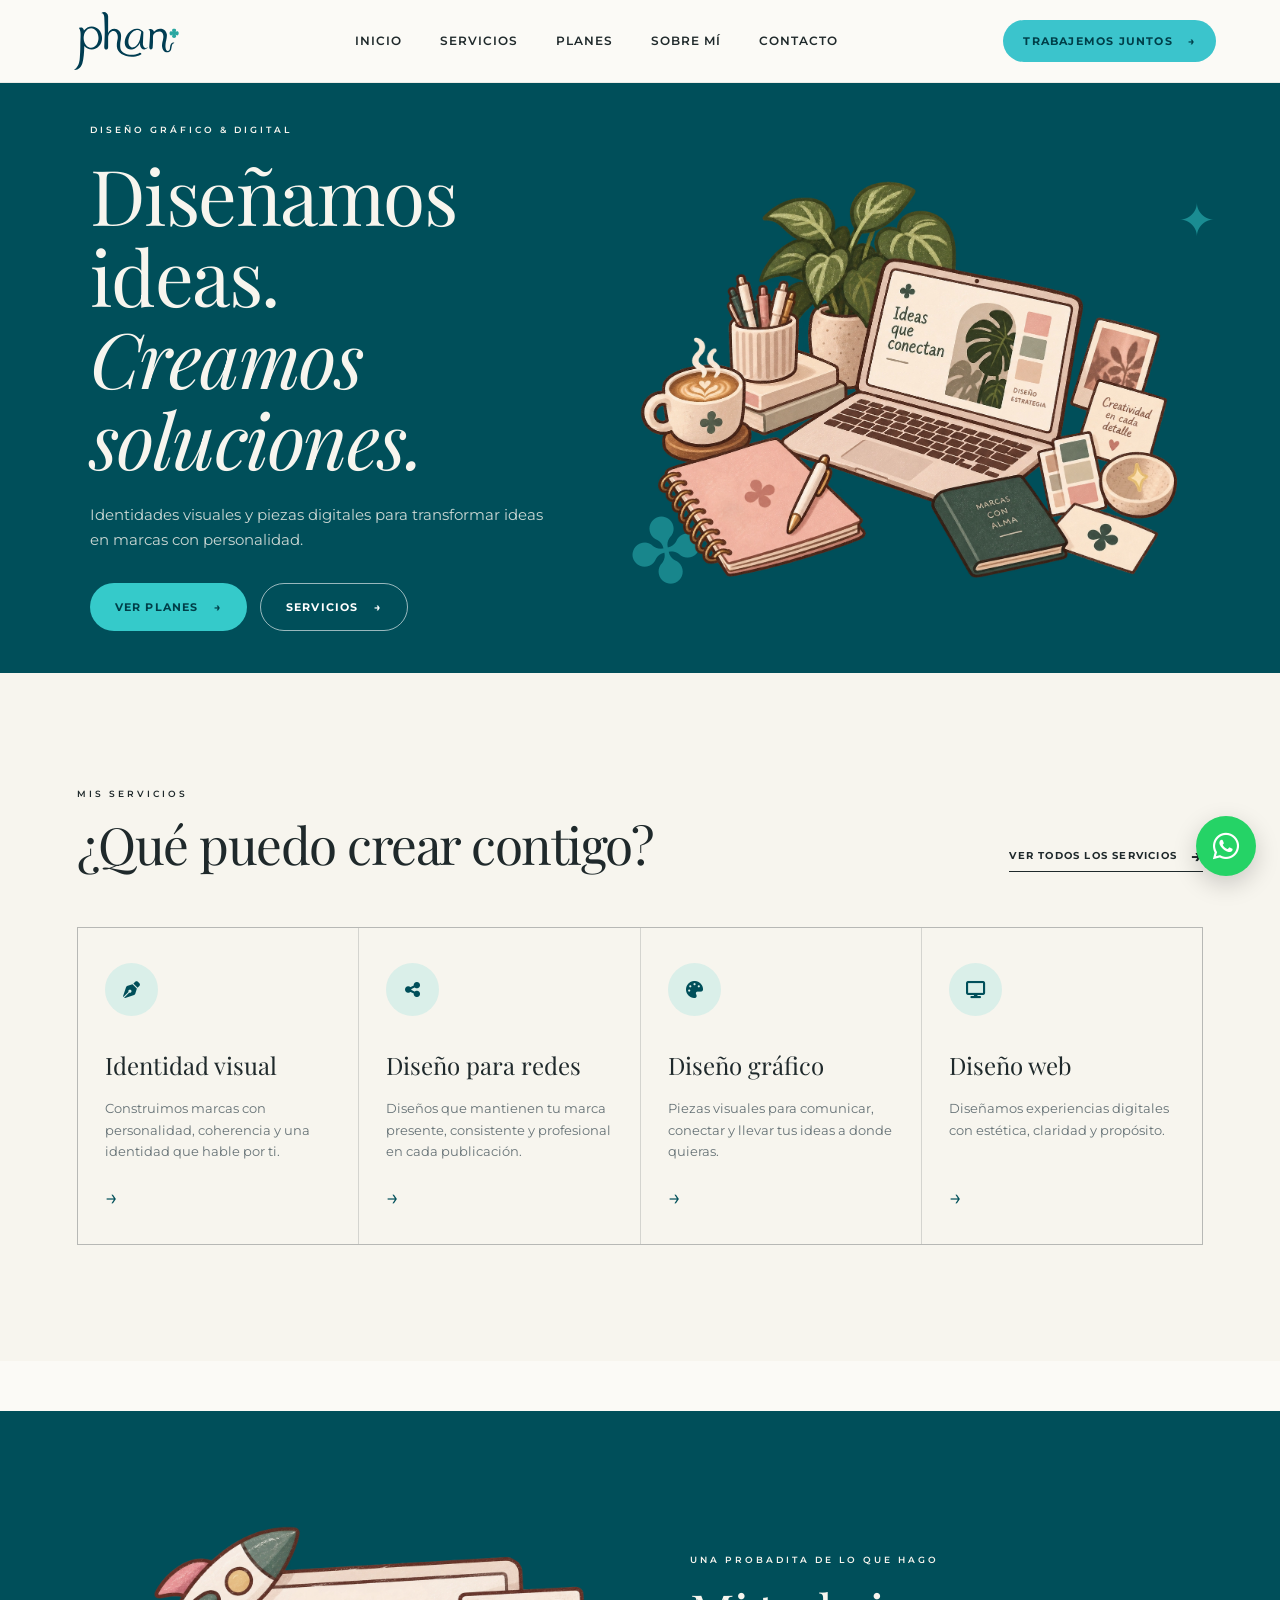
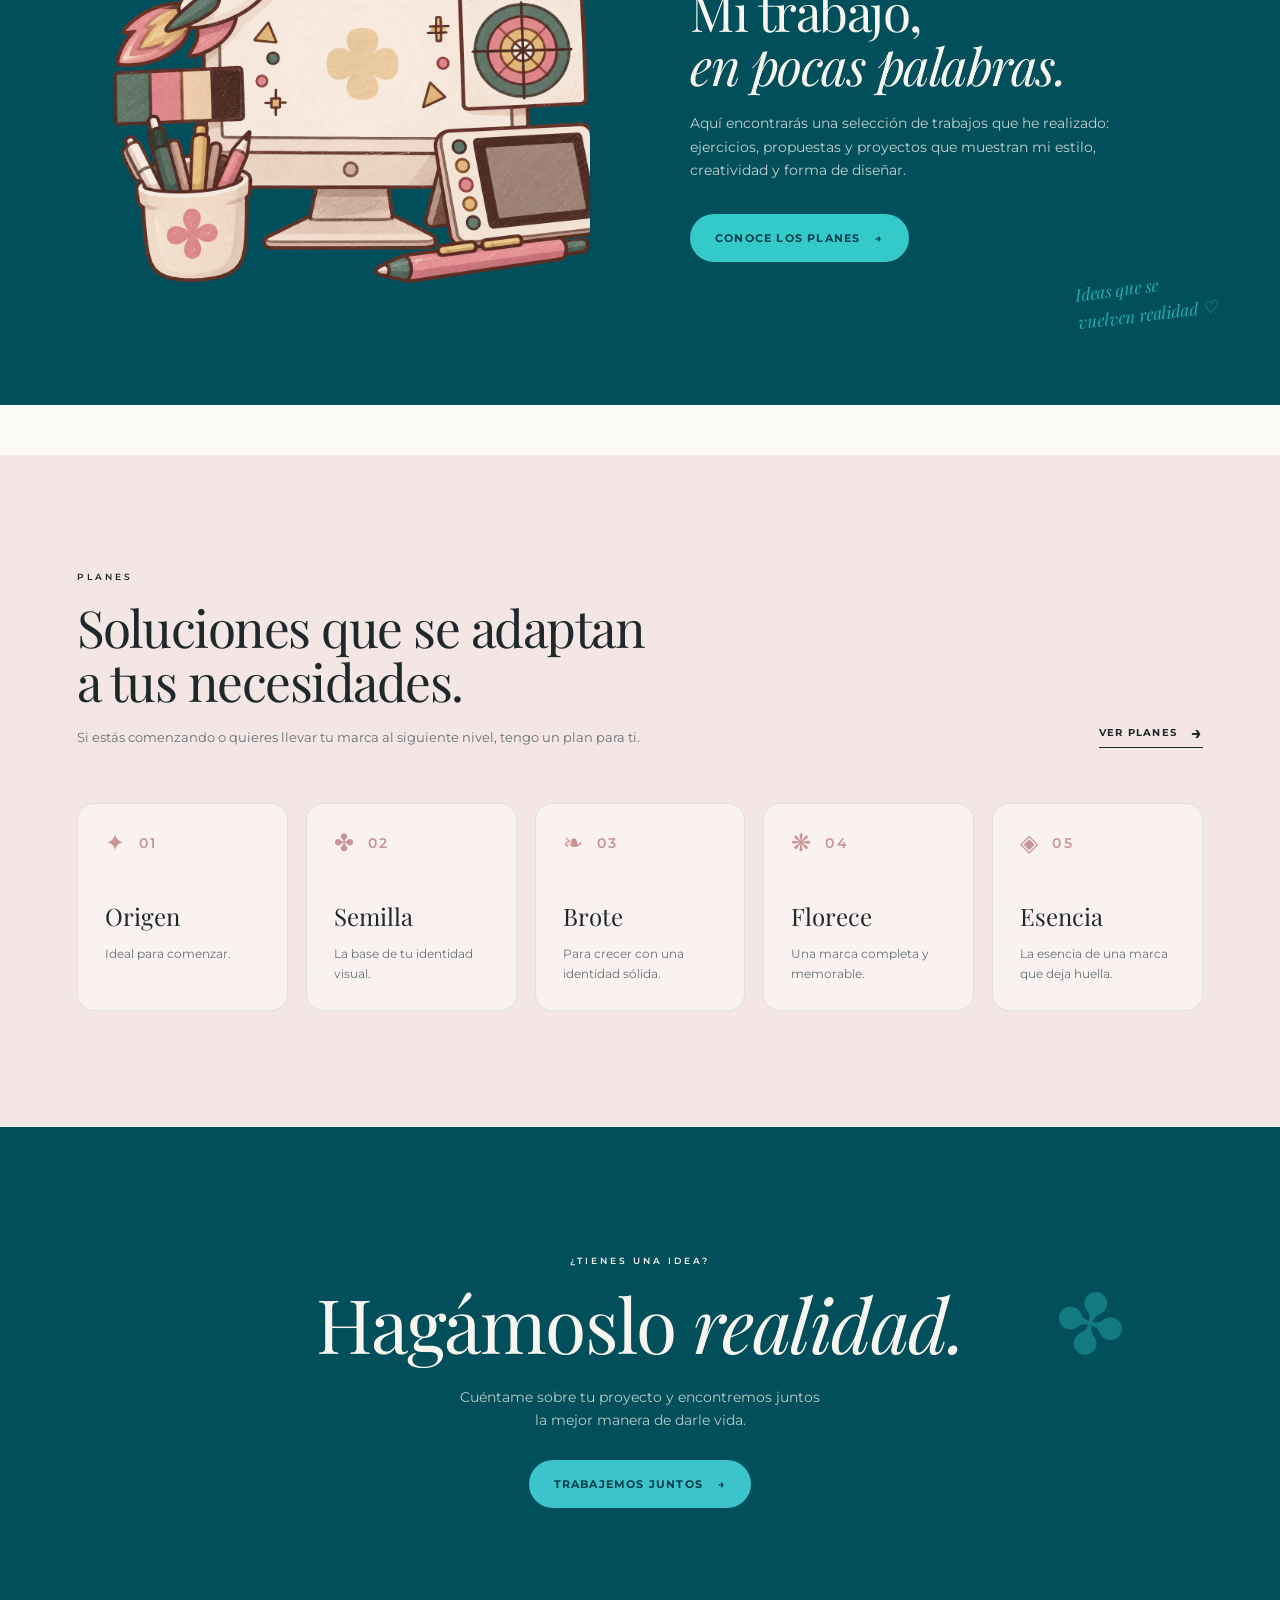
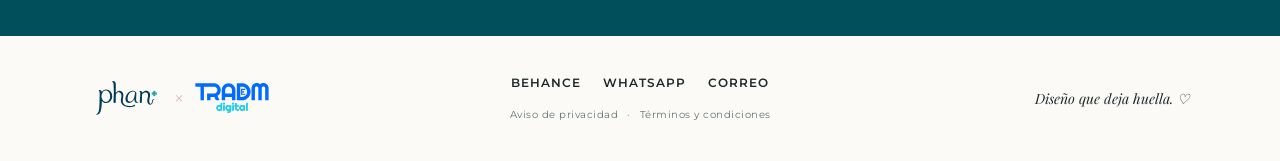
<file: index.html>
<!DOCTYPE html>
<html lang="es">
<head>
  <meta charset="UTF-8">
  <meta name="viewport" content="width=device-width, initial-scale=1.0">
  <meta name="description" content="Phan Creativa — Diseño gráfico y digital. Diseñamos ideas. Creamos soluciones.">
  <title>Phan Creativa — Diseño gráfico & digital</title>

  <!-- Tipografías gratuitas de Google Fonts -->
  <link rel="preconnect" href="https://fonts.googleapis.com">
  <link rel="preconnect" href="https://fonts.gstatic.com" crossorigin>
  <link href="https://fonts.googleapis.com/css2?family=Montserrat:wght@400;500;600;700&family=Playfair+Display:ital,wght@0,400;0,500;0,600;1,400;1,500&display=swap" rel="stylesheet">

  <link rel="stylesheet" href="css/style.css">
<link rel="stylesheet" href="https://cdnjs.cloudflare.com/ajax/libs/font-awesome/6.5.2/css/all.min.css">
</head>

<body id="top">

  <!-- ================= HEADER ================= -->
  <header class="site-header">
 <a href="index.html" class="brand logo-header" aria-label="Phan Creativa">
  <img src="images/phan-creativa-web.svg" alt="Phan Creativa">
</a>

    <button class="menu-toggle" aria-label="Abrir menú" aria-expanded="false">
      <span></span><span></span><span></span>
    </button>

    <nav class="main-nav" aria-label="Navegación principal">
      <a href="index.html">Inicio</a>
      <a href="servicios.html">Servicios</a>
      <a href="planes.html">Planes</a>
      <a href="sobre-mi.html">Sobre mí</a>
      <a href="contacto.html">Contacto</a>
    </nav>

    <a href="contacto.html" class="button button-small">Trabajemos juntos <span>→</span></a>
  </header>


  <main>

    <!-- ================= HERO ================= -->
    <section class="hero section-dark">
      <div class="hero-decoration hero-flower">✤</div>
      <div class="hero-decoration hero-star">✦</div>

      <div class="hero-content reveal">
        <p class="eyebrow">DISEÑO GRÁFICO & DIGITAL</p>
        <h1>Diseñamos ideas.<br><em>Creamos soluciones.</em></h1>
        <p class="hero-text">
          Identidades visuales y piezas digitales para transformar
          ideas en marcas con personalidad.
        </p>

        <div class="button-group">
          <a href="planes.html" class="button button-primary">Ver planes <span>→</span></a>
          <a href="servicios.html" class="button button-outline-light">
  Servicios <span>→</span>
</a>
        </div>
      </div>

      <div class="hero-image reveal">
  <img src="images/hero-phan.webp" alt="Espacio creativo de Phan Creativa">
</div>

    </section>


   <!-- ================= SERVICIOS ================= -->
<section class="services section-cream">

  <div class="section-heading reveal">
    <div>
      <p class="eyebrow">MIS SERVICIOS</p>
      <h2>¿Qué puedo crear contigo?</h2>
    </div>

    <a href="servicios.html" class="text-link">
      Ver todos los servicios <span>→</span>
    </a>
  </div>

  <div class="service-grid">

 <a href="servicios.html#identidad-visual" class="service-card reveal">
  <!-- Identidad visual -->
<div class="service-icon">
  <i class="fa-solid fa-pen-nib"></i>
</div>
  <h3>Identidad visual</h3>
  <p>
    Construimos marcas con personalidad, coherencia y una identidad
    que hable por ti.
  </p>
  <span class="service-card-arrow">→</span>
</a>

<a href="servicios.html#diseno-redes" class="service-card reveal">
  <!-- Diseño para redes -->
<div class="service-icon">
  <i class="fa-solid fa-share-nodes"></i>
</div>
  <h3>Diseño para redes</h3>
  <p>
    Diseños que mantienen tu marca presente, consistente y profesional
    en cada publicación.
  </p>
  <span class="service-card-arrow">→</span>
</a>

<a href="servicios.html#diseno-grafico" class="service-card reveal">
  <!-- Diseño gráfico -->
<div class="service-icon">
  <i class="fa-solid fa-palette"></i>
</div>
  <h3>Diseño gráfico</h3>
  <p>
    Piezas visuales para comunicar, conectar y llevar tus ideas
    a donde quieras.
  </p>
  <span class="service-card-arrow">→</span>
</a>

<a href="servicios.html#diseno-web" class="service-card reveal">
  <!-- Diseño web -->
<div class="service-icon">
  <i class="fa-solid fa-display"></i>
</div>
  <h3>Diseño web</h3>
  <p>
    Diseñamos experiencias digitales con estética, claridad y propósito.
  </p>
  <span class="service-card-arrow">→</span>
</a>

</div>
  
</section>


   <!-- ================= TRABAJOS ================= -->
<section class="work-preview section-dark">

  <div class="work-image reveal">
    <div class="work-image-frame">
      <img
        src="images/trabajos.webp"
        alt="Selección de trabajos de Phan Creativa"
      >
    </div>
  </div>

  <div class="work-content reveal">
    <p class="eyebrow">UNA PROBADITA DE LO QUE HAGO</p>

    <h2>
      Mi trabajo,<br>
      <em>en pocas palabras.</em>
    </h2>

    <p>
      Aquí encontrarás una selección de trabajos que he realizado:
      ejercicios, propuestas y proyectos que muestran mi estilo,
      creatividad y forma de diseñar.
    </p>

    <a href="planes.html" class="button button-primary">
      Conoce los planes <span>→</span>
    </a>
  </div>

  <div class="hand-note">
    Ideas que se<br>vuelven realidad ♡
  </div>

</section>

 <!-- ================= PLANES ================= -->
<section class="plans-preview section-pink">

  <div class="section-heading reveal">
    <div>
      <p class="eyebrow">PLANES</p>
      <h2>Soluciones que se adaptan<br>a tus necesidades.</h2>

      <p class="heading-description">
        Si estás comenzando o quieres llevar tu marca al siguiente nivel,
        tengo un plan para ti.
      </p>
    </div>

    <a href="planes.html" class="text-link">
      Ver planes <span>→</span>
    </a>
  </div>

  <div class="plan-mini-grid">

    <article class="plan-mini reveal">
      <div class="plan-top">
        <span class="plan-icon">✦</span>
        <span class="plan-number">01</span>
      </div>
      <h3>Origen</h3>
      <p>Ideal para comenzar.</p>
    </article>

    <article class="plan-mini reveal">
      <div class="plan-top">
        <span class="plan-icon">✤</span>
        <span class="plan-number">02</span>
      </div>
      <h3>Semilla</h3>
      <p>La base de tu identidad visual.</p>
    </article>

    <article class="plan-mini reveal">
      <div class="plan-top">
        <span class="plan-icon">❧</span>
        <span class="plan-number">03</span>
      </div>
      <h3>Brote</h3>
      <p>Para crecer con una identidad sólida.</p>
    </article>

    <article class="plan-mini reveal">
      <div class="plan-top">
        <span class="plan-icon">❋</span>
        <span class="plan-number">04</span>
      </div>
      <h3>Florece</h3>
      <p>Una marca completa y memorable.</p>
    </article>

    <article class="plan-mini reveal">
      <div class="plan-top">
        <span class="plan-icon">◈</span>
        <span class="plan-number">05</span>
      </div>
      <h3>Esencia</h3>
      <p>La esencia de una marca que deja huella.</p>
    </article>

  </div>

</section>


    <!-- ================= CTA ================= -->
    <section class="cta section-dark">
      <div class="cta-decoration">✤</div>
      <p class="eyebrow">¿TIENES UNA IDEA?</p>
      <h2>Hagámoslo <em>realidad.</em></h2>
    <p>
  Cuéntame sobre tu proyecto y encontremos juntos<br>
  la mejor manera de darle vida.
</p>
      <a href="contacto.html" class="button button-primary">Trabajemos juntos <span>→</span></a>
    </section>

  </main>


  <!-- ================= FOOTER ================= -->
  <footer class="footer">

<div class="brand-collab">

  <a href="index.html" class="collab-logo" aria-label="Phan Creativa">
    <img src="images/phan-creativa-web.svg" alt="Phan Creativa">
  </a>

  <span class="collab-x">×</span>

  <a
    href="https://www.trademdigital.com/"
    class="collab-logo"
    target="_blank"
    rel="noopener noreferrer"
    aria-label="Tradem Digital"
  >
    <img src="images/tradem-digital-web.svg" alt="Tradem Digital">
  </a>

</div>
  <div class="footer-center">

    <div class="socials">
      <a href="https://www.behance.net/PhanCreativo" target="_blank"
rel="noopener noreferrer" aria-label="Behance">Behance</a>
      <a href="https://wa.me/527472268287" target="_blank" rel="noopener noreferrer" aria-label="WhatsApp">WhatsApp</a>
      <a href="mailto:phancreativa@gmail.com" aria-label="Correo">Correo</a>
    </div>

    <div class="footer-legal">
      <a href="aviso-privacidad.html">Aviso de privacidad</a>
      <span>·</span>
      <a href="terminos-condiciones.html">Términos y condiciones</a>
    </div>

  </div>

  <p class="footer-copy">Diseño que deja huella. ♡</p>

</footer>



<a
  href="https://wa.me/527472268287"
  class="whatsapp-float"
  target="_blank"
  rel="noopener noreferrer"
  aria-label="Contactar por WhatsApp"
>
  <i class="fa-brands fa-whatsapp"></i>
</a>

<a href="#top" class="back-to-top" aria-label="Volver al inicio">
  ↑
</a>

<script src="js/script.js"></script>

</body>
</html>
</file>
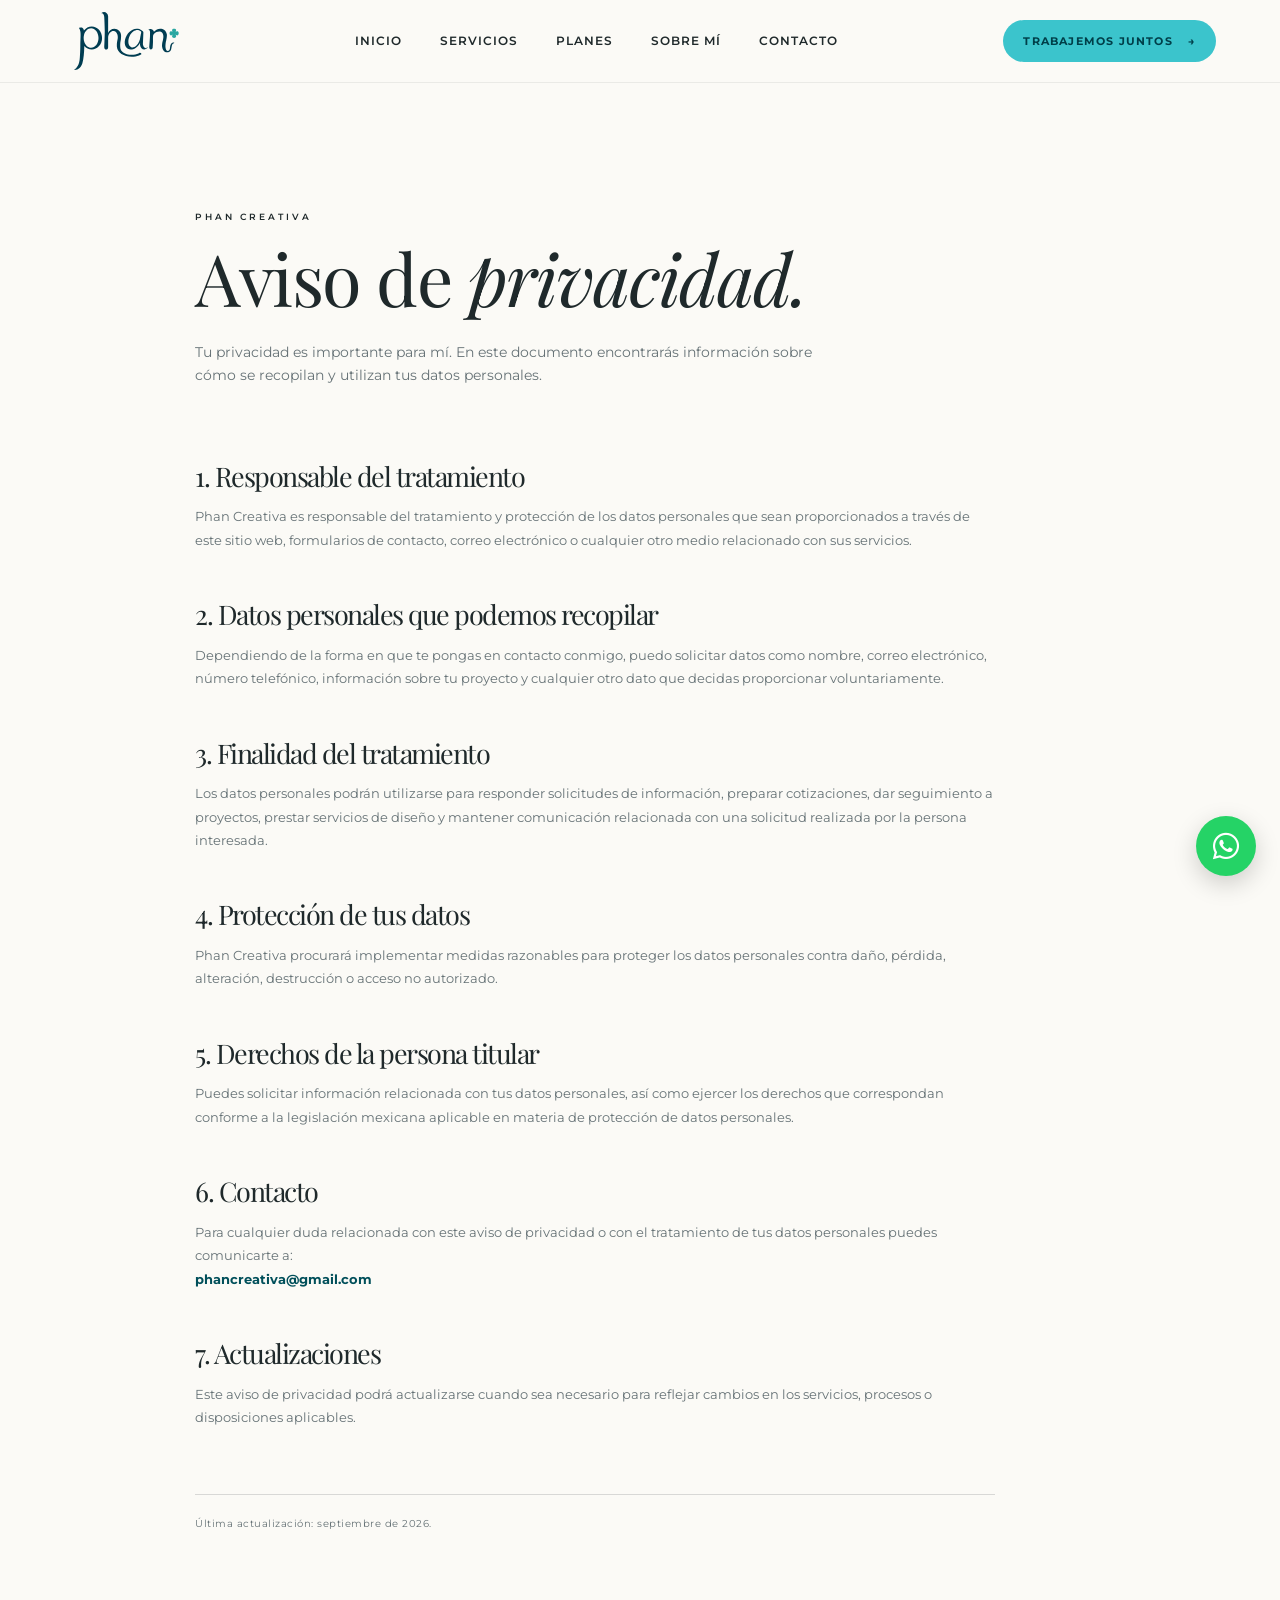
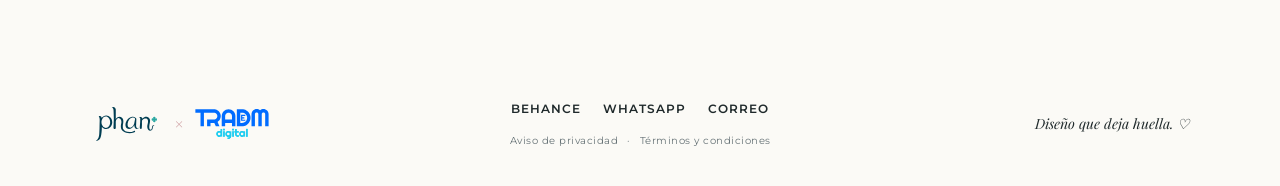
<file: aviso-privacidad.html>
<!DOCTYPE html>
<html lang="es">
<head>
  <meta charset="UTF-8">
  <meta name="viewport" content="width=device-width, initial-scale=1.0">

  <meta name="description" content="Aviso de privacidad de Phan Creativa.">
  <title>Aviso de privacidad — Phan Creativa</title>

  <link rel="preconnect" href="https://fonts.googleapis.com">
  <link rel="preconnect" href="https://fonts.gstatic.com" crossorigin>

  <link href="https://fonts.googleapis.com/css2?family=Montserrat:wght@400;500;600;700&family=Playfair+Display:ital,wght@0,400;0,500;0,600;1,400;1,500&display=swap" rel="stylesheet">

  <link rel="stylesheet" href="css/style.css">
<link rel="stylesheet" href="https://cdnjs.cloudflare.com/ajax/libs/font-awesome/6.5.2/css/all.min.css">
</head>

<body id="top">
<!-- ================= HEADER ================= -->
<header class="site-header">

  <a href="index.html" class="brand logo-header" aria-label="Phan Creativa, inicio">
    <img src="images/phan-creativa-web.svg" alt="Phan Creativa">
  </a>

  <button class="menu-toggle" aria-label="Abrir menú" aria-expanded="false">
    <span></span>
    <span></span>
    <span></span>
  </button>

  <nav class="main-nav" aria-label="Navegación principal">
    <a href="index.html">Inicio</a>
    <a href="servicios.html">Servicios</a>
    <a href="planes.html">Planes</a>
    <a href="sobre-mi.html">Sobre mí</a>
    <a href="contacto.html">Contacto</a>
  </nav>

  <a href="contacto.html" class="button button-small">
    Trabajemos juntos <span>→</span>
  </a>

</header>


<main class="legal-page">

  <div class="legal-header">
    <p class="eyebrow">PHAN CREATIVA</p>
    <h1>Aviso de <em>privacidad.</em></h1>
    <p>
      Tu privacidad es importante para mí. En este documento encontrarás
      información sobre cómo se recopilan y utilizan tus datos personales.
    </p>
  </div>


  <div class="legal-content">

    <section>
      <h2>1. Responsable del tratamiento</h2>

      <p>
        Phan Creativa es responsable del tratamiento y protección de los
        datos personales que sean proporcionados a través de este sitio web,
        formularios de contacto, correo electrónico o cualquier otro medio
        relacionado con sus servicios.
      </p>
    </section>


    <section>
      <h2>2. Datos personales que podemos recopilar</h2>

      <p>
        Dependiendo de la forma en que te pongas en contacto conmigo, puedo
        solicitar datos como nombre, correo electrónico, número telefónico,
        información sobre tu proyecto y cualquier otro dato que decidas
        proporcionar voluntariamente.
      </p>
    </section>


    <section>
      <h2>3. Finalidad del tratamiento</h2>

      <p>
        Los datos personales podrán utilizarse para responder solicitudes
        de información, preparar cotizaciones, dar seguimiento a proyectos,
        prestar servicios de diseño y mantener comunicación relacionada
        con una solicitud realizada por la persona interesada.
      </p>
    </section>


    <section>
      <h2>4. Protección de tus datos</h2>

      <p>
        Phan Creativa procurará implementar medidas razonables para proteger
        los datos personales contra daño, pérdida, alteración, destrucción
        o acceso no autorizado.
      </p>
    </section>


    <section>
      <h2>5. Derechos de la persona titular</h2>

      <p>
        Puedes solicitar información relacionada con tus datos personales,
        así como ejercer los derechos que correspondan conforme a la
        legislación mexicana aplicable en materia de protección de datos
        personales.
      </p>
    </section>


    <section>
      <h2>6. Contacto</h2>

      <p>
        Para cualquier duda relacionada con este aviso de privacidad o con
        el tratamiento de tus datos personales puedes comunicarte a:
      </p>

      <p>
        <strong>phancreativa@gmail.com</strong>
      </p>
    </section>


    <section>
      <h2>7. Actualizaciones</h2>

      <p>
        Este aviso de privacidad podrá actualizarse cuando sea necesario
        para reflejar cambios en los servicios, procesos o disposiciones
        aplicables.
      </p>
    </section>

    <p class="legal-date">
      Última actualización: septiembre de 2026.
    </p>

  </div>

</main>


<footer class="footer">

  <div class="brand-collab">

    <a href="index.html" class="collab-logo" aria-label="Phan Creativa">
      <img src="images/phan-creativa-web.svg" alt="Phan Creativa">
    </a>

    <span class="collab-x">×</span>

    <a
      href="https://www.trademdigital.com/"
      class="collab-logo"
      target="_blank"
      rel="noopener noreferrer"
      aria-label="Tradem Digital"
    >
      <img src="images/tradem-digital-web.svg" alt="Tradem Digital">
    </a>

  </div>

  <div class="footer-center">

    <div class="socials">

      <a
        href="https://www.behance.net/PhanCreativo"
        target="_blank"
        rel="noopener noreferrer"
      >
        Behance
      </a>

      <a
        href="https://wa.me/527472268287"
        target="_blank"
        rel="noopener noreferrer"
      >
        WhatsApp
      </a>

      <a href="mailto:phancreativa@gmail.com">
        Correo
      </a>

    </div>

    <div class="footer-legal">
      <a href="aviso-privacidad.html">
        Aviso de privacidad
      </a>

      <span>·</span>

      <a href="terminos-condiciones.html">
        Términos y condiciones
      </a>
    </div>

  </div>

  <p class="footer-copy">
    Diseño que deja huella. ♡
  </p>

</footer>

  <a
  href="https://wa.me/527472268287"
  class="whatsapp-float"
  target="_blank"
  rel="noopener noreferrer"
  aria-label="Contactar por WhatsApp"
>
  <i class="fa-brands fa-whatsapp"></i>
</a>

<a
  href="#top"
  class="back-to-top"
  aria-label="Volver al inicio"
>
  ↑
</a>

<script src="js/script.js"></script>
</body>
</html>
</file>
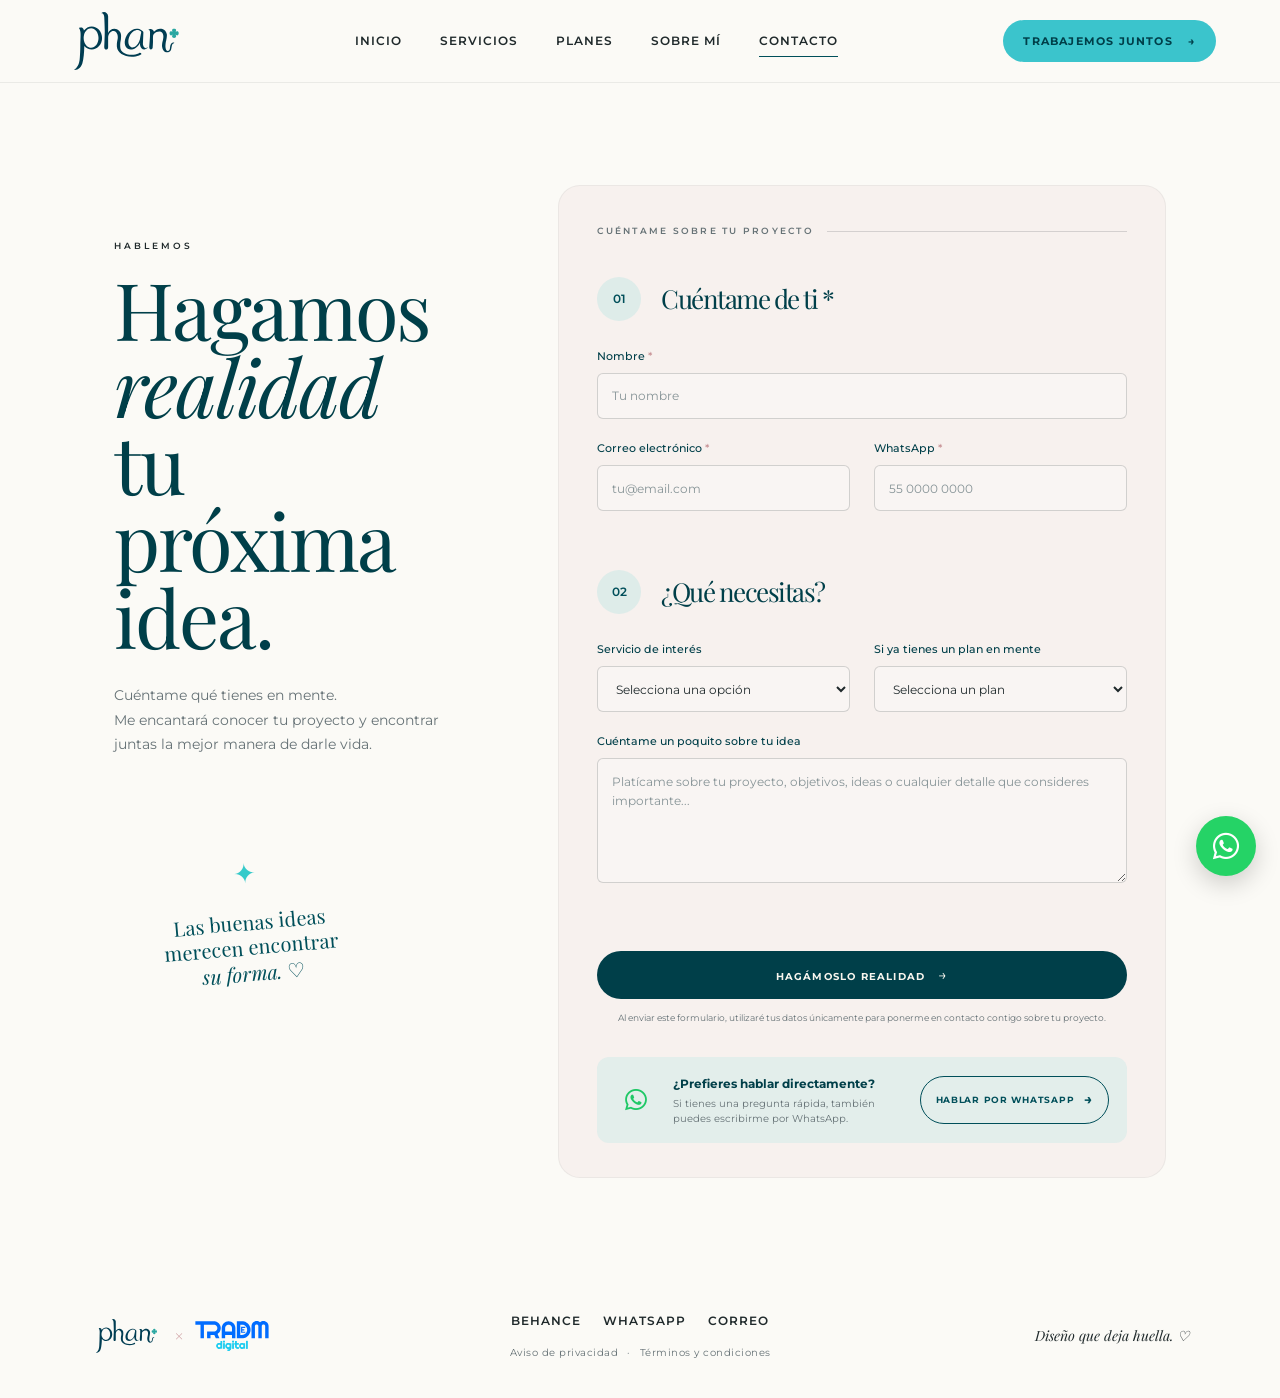
<file: contacto.html>
<!DOCTYPE html>
<html lang="es">
<head>
  <meta charset="UTF-8">
  <meta name="viewport" content="width=device-width, initial-scale=1.0">
  <meta name="description" content="Hablemos de tu proyecto y encontremos juntas la mejor manera de darle vida.">
  <title>Contacto | Phan Creativa</title>

  <link rel="preconnect" href="https://fonts.googleapis.com">
  <link rel="preconnect" href="https://fonts.gstatic.com" crossorigin>
  <link href="https://fonts.googleapis.com/css2?family=Montserrat:wght@400;500;600;700&family=Playfair+Display:ital,wght@0,400;1,400&display=swap" rel="stylesheet">
  <link rel="stylesheet" href="css/style.css">
  <link rel="stylesheet" href="css/contacto.css">
  <link rel="stylesheet" href="https://cdnjs.cloudflare.com/ajax/libs/font-awesome/6.5.2/css/all.min.css">
</head>

<body id="top">

  <!-- ================= HEADER ================= -->
  <header class="site-header">

  <a href="index.html" class="brand logo-header" aria-label="Phan Creativa, inicio">
    <img src="images/phan-creativa-web.svg" alt="Phan Creativa">
  </a>

  <button class="menu-toggle" aria-label="Abrir menú" aria-expanded="false">
    <span></span>
    <span></span>
    <span></span>
  </button>

  <nav class="main-nav" aria-label="Navegación principal">
    <a href="index.html">Inicio</a>
    <a href="servicios.html">Servicios</a>
    <a href="planes.html">Planes</a>
    <a href="sobre-mi.html">Sobre mí</a>
    <a href="contacto.html" class="active">Contacto</a>
  </nav>

  <a href="#contact-form" class="button button-small contact-scroll-trigger">
  Trabajemos juntos <span>→</span>
</a>

</header>


  <!-- ================= CONTACTO ================= -->
  <main>

    <section class="contact-hero">

      <div class="contact-intro">

        <p class="eyebrow">HABLEMOS</p>

        <h1>
          Hagamos<br>
          <em>realidad</em><br>
          tu próxima idea.
        </h1>

        <p class="contact-lead">
          Cuéntame qué tienes en mente.<br>
          Me encantará conocer tu proyecto y encontrar juntas la mejor manera de darle vida.
        </p>

        <div class="contact-handwritten">
          <span>✦</span>
          <p>Las buenas ideas<br>merecen encontrar<br><em>su forma.</em> ♡</p>
        </div>

      </div>


      <!-- ================= FORMULARIO ================= -->
      <div class="contact-form-card" id="contact-form">

        <div class="form-topline">
          <span>CUÉNTAME SOBRE TU PROYECTO</span>
          <i></i>
        </div>

        <form id="contactForm">

          <!-- 01 -->
          <fieldset>
  <div class="form-section-heading">
    <span class="form-number">01</span>
    <h2>Cuéntame de ti <span class="required-mark">*</span></h2>
  </div>

            <div class="field full">
              <label for="nombre">Nombre <span>*</span></label>
              <input type="text" id="nombre" name="nombre" placeholder="Tu nombre" required>
            </div>

            <div class="field-grid">
              <div class="field">
                <label for="email">Correo electrónico <span>*</span></label>
                <input type="email" id="email" name="email" placeholder="tu@email.com" required>
              </div>

              <div class="field">
                <label for="whatsapp">WhatsApp <span>*</span></label>
                <input type="tel" id="whatsapp" name="whatsapp" placeholder="55 0000 0000" required>
              </div>
            </div>
          </fieldset>


          <!-- 02 -->
          <!-- 02 -->
<fieldset>
  <div class="form-section-heading">
    <span class="form-number">02</span>
    <h2>¿Qué necesitas?</h2>
  </div>

  <div class="field-grid">
    <div class="field">
      <label for="servicio">Servicio de interés</label>
      <select id="servicio" name="servicio" required>
        <option value="" selected disabled>Selecciona una opción</option>
        <option value="Identidad visual">Identidad visual</option>
        <option value="Diseño para redes">Diseño para redes</option>
        <option value="Diseño gráfico / editorial">Diseño gráfico / editorial</option>
        <option value="Diseño web">Diseño web</option>
        <option value="Plan de identidad">Plan de identidad</option>
        <option value="Otro">Otro</option>
      </select>
    </div>

    <div class="field">
      <label for="plan">Si ya tienes un plan en mente</label>
      <select id="plan" name="plan">
        <option value="" selected>Selecciona un plan</option>
        <option value="Origen">Origen</option>
        <option value="Semilla">Semilla</option>
        <option value="Brote">Brote</option>
        <option value="Florece">Florece</option>
        <option value="Esencia">Esencia</option>
      </select>
    </div>
  </div>

  <div class="field full">
    <label for="proyecto">Cuéntame un poquito sobre tu idea</label>
    <textarea
      id="proyecto"
      name="proyecto"
      rows="5"
      placeholder="Platícame sobre tu proyecto, objetivos, ideas o cualquier detalle que consideres importante..."
    ></textarea>
  </div>
</fieldset>


          <button type="submit" class="contact-submit">
            Hagámoslo realidad <span>→</span>
          </button>

          <p class="form-note">
            Al enviar este formulario, utilizaré tus datos únicamente para ponerme en contacto contigo sobre tu proyecto.
          </p>

        </form>


        <!-- WhatsApp -->
        <div class="whatsapp-contact-box">

          <div class="whatsapp-contact-icon">
            <i class="fa-brands fa-whatsapp"></i>
          </div>

          <div>
            <h3>¿Prefieres hablar directamente?</h3>
            <p>Si tienes una pregunta rápida, también puedes escribirme por WhatsApp.</p>
          </div>

          <a
            href="https://wa.me/527472268287"
            target="_blank"
            rel="noopener noreferrer"
            class="whatsapp-contact-link"
          >
            Hablar por WhatsApp <span>→</span>
          </a>

        </div>

      </div>

    </section>


  

  </main>


  <!-- ================= FOOTER ================= -->
  <footer class="footer">

    <div class="brand-collab">

      <a href="index.html" class="collab-logo" aria-label="Phan Creativa">
        <img src="images/phan-creativa-web.svg" alt="Phan Creativa">
      </a>

      <span class="collab-x">×</span>

      <a
        href="https://www.trademdigital.com/"
        class="collab-logo"
        target="_blank"
        rel="noopener noreferrer"
        aria-label="Tradem Digital"
      >
        <img src="images/tradem-digital-web.svg" alt="Tradem Digital">
      </a>

    </div>

    <div class="footer-center">

      <div class="socials">
        <a href="https://www.behance.net/PhanCreativo" target="_blank" rel="noopener noreferrer">Behance</a>
        <a href="https://wa.me/527472268287" target="_blank" rel="noopener noreferrer">WhatsApp</a>
        <a href="mailto:phancreativa@gmail.com">Correo</a>
      </div>

      <div class="footer-legal">
        <a href="aviso-privacidad.html">Aviso de privacidad</a>
        <span>·</span>
        <a href="terminos-condiciones.html">Términos y condiciones</a>
      </div>

    </div>

    <p class="footer-copy">Diseño que deja huella. ♡</p>

  </footer>


  <!-- ================= FLOATING BUTTONS ================= -->
  <a
    href="https://wa.me/527472268287"
    class="whatsapp-float"
    target="_blank"
    rel="noopener noreferrer"
    aria-label="Contactar por WhatsApp"
  >
    <i class="fa-brands fa-whatsapp"></i>
  </a>

  <a href="#top" class="back-to-top" aria-label="Volver al inicio">
    ↑
  </a>

  <script src="js/script.js"></script>
  <script src="js/contacto.js"></script>

</body>
</html>
</file>
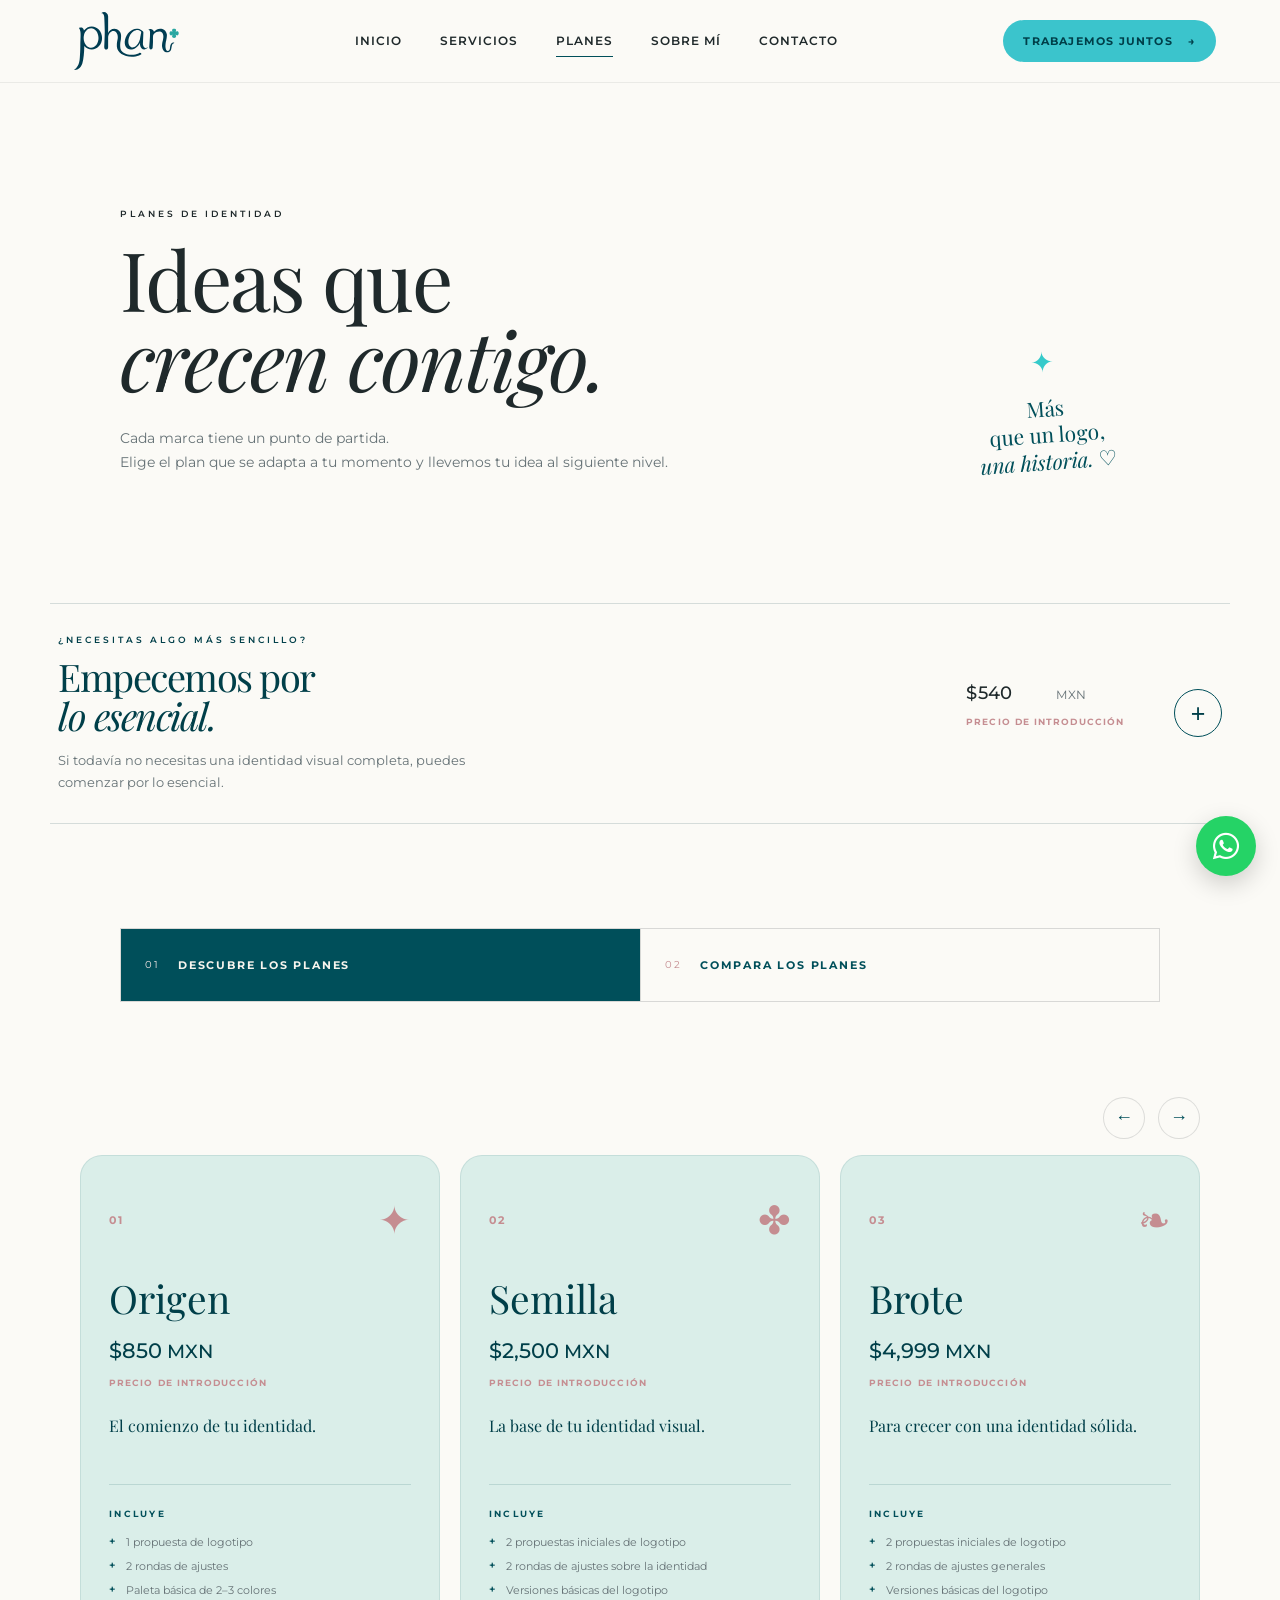
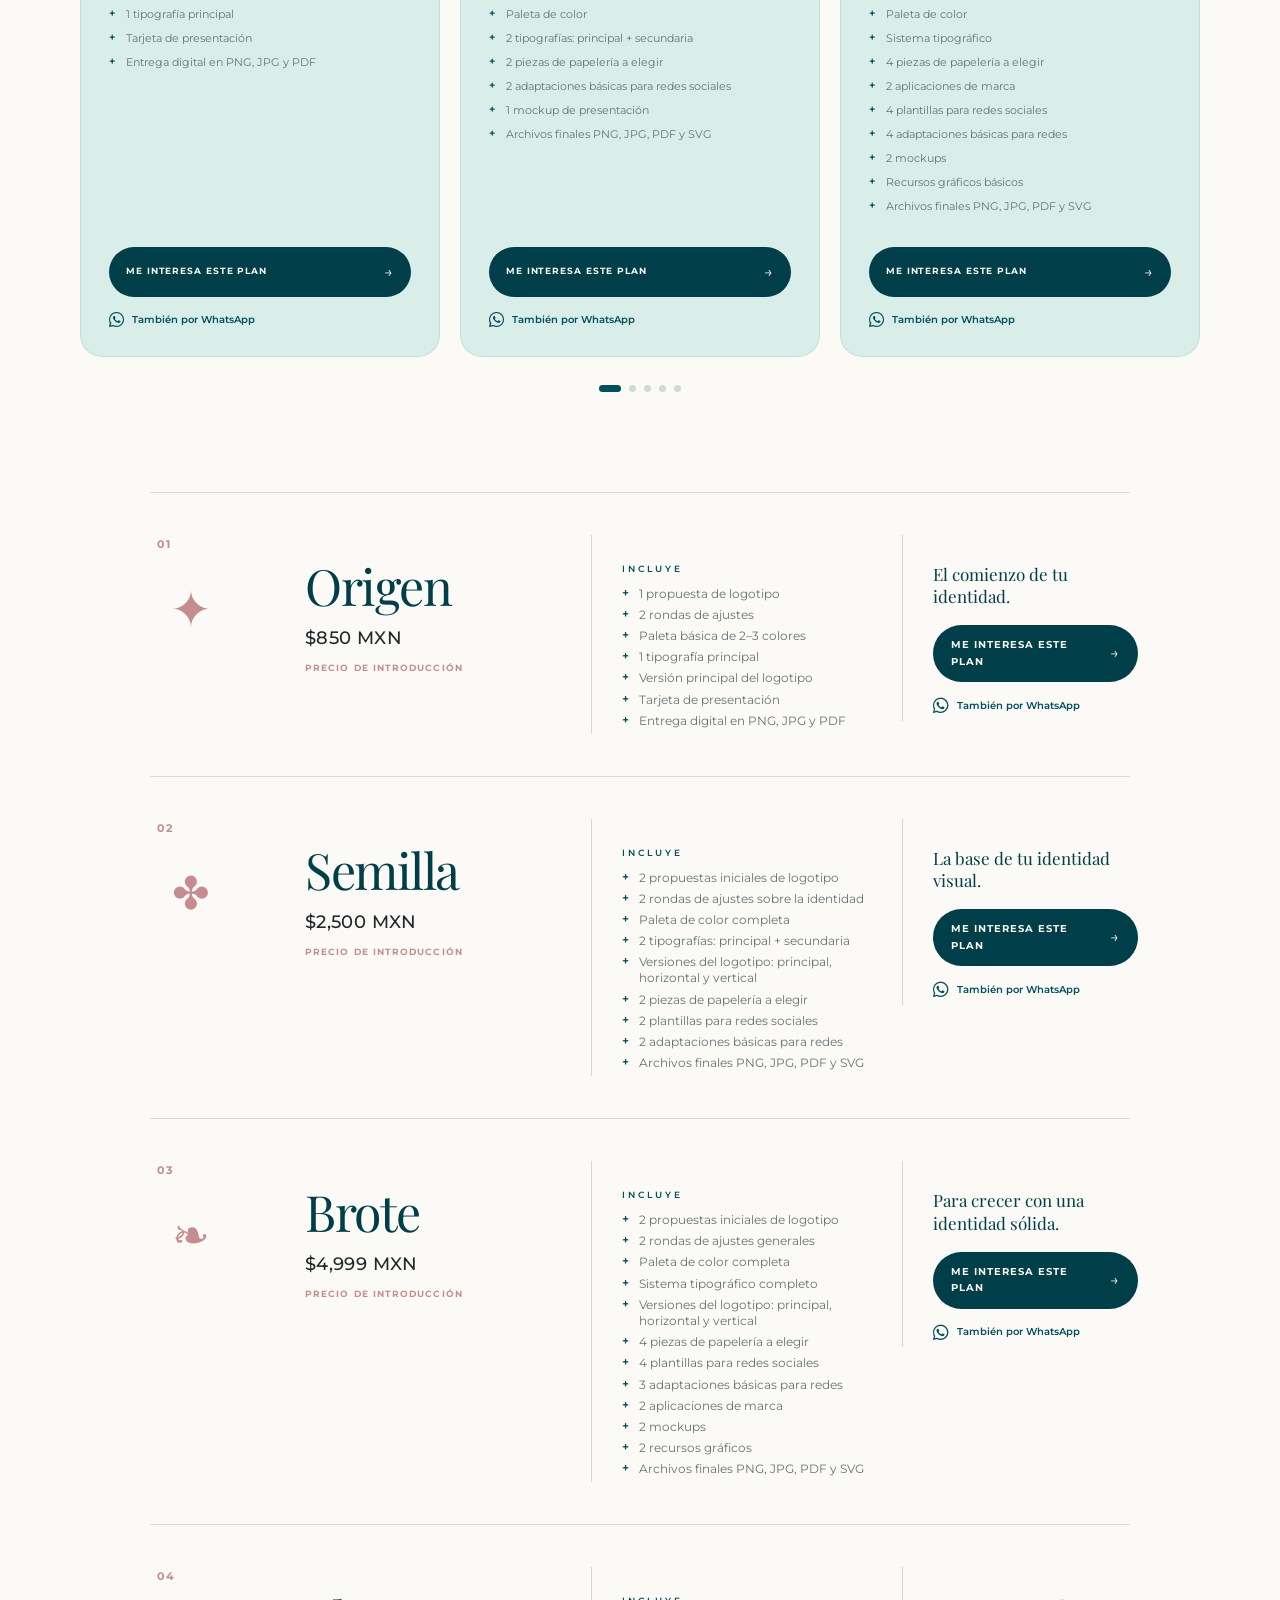
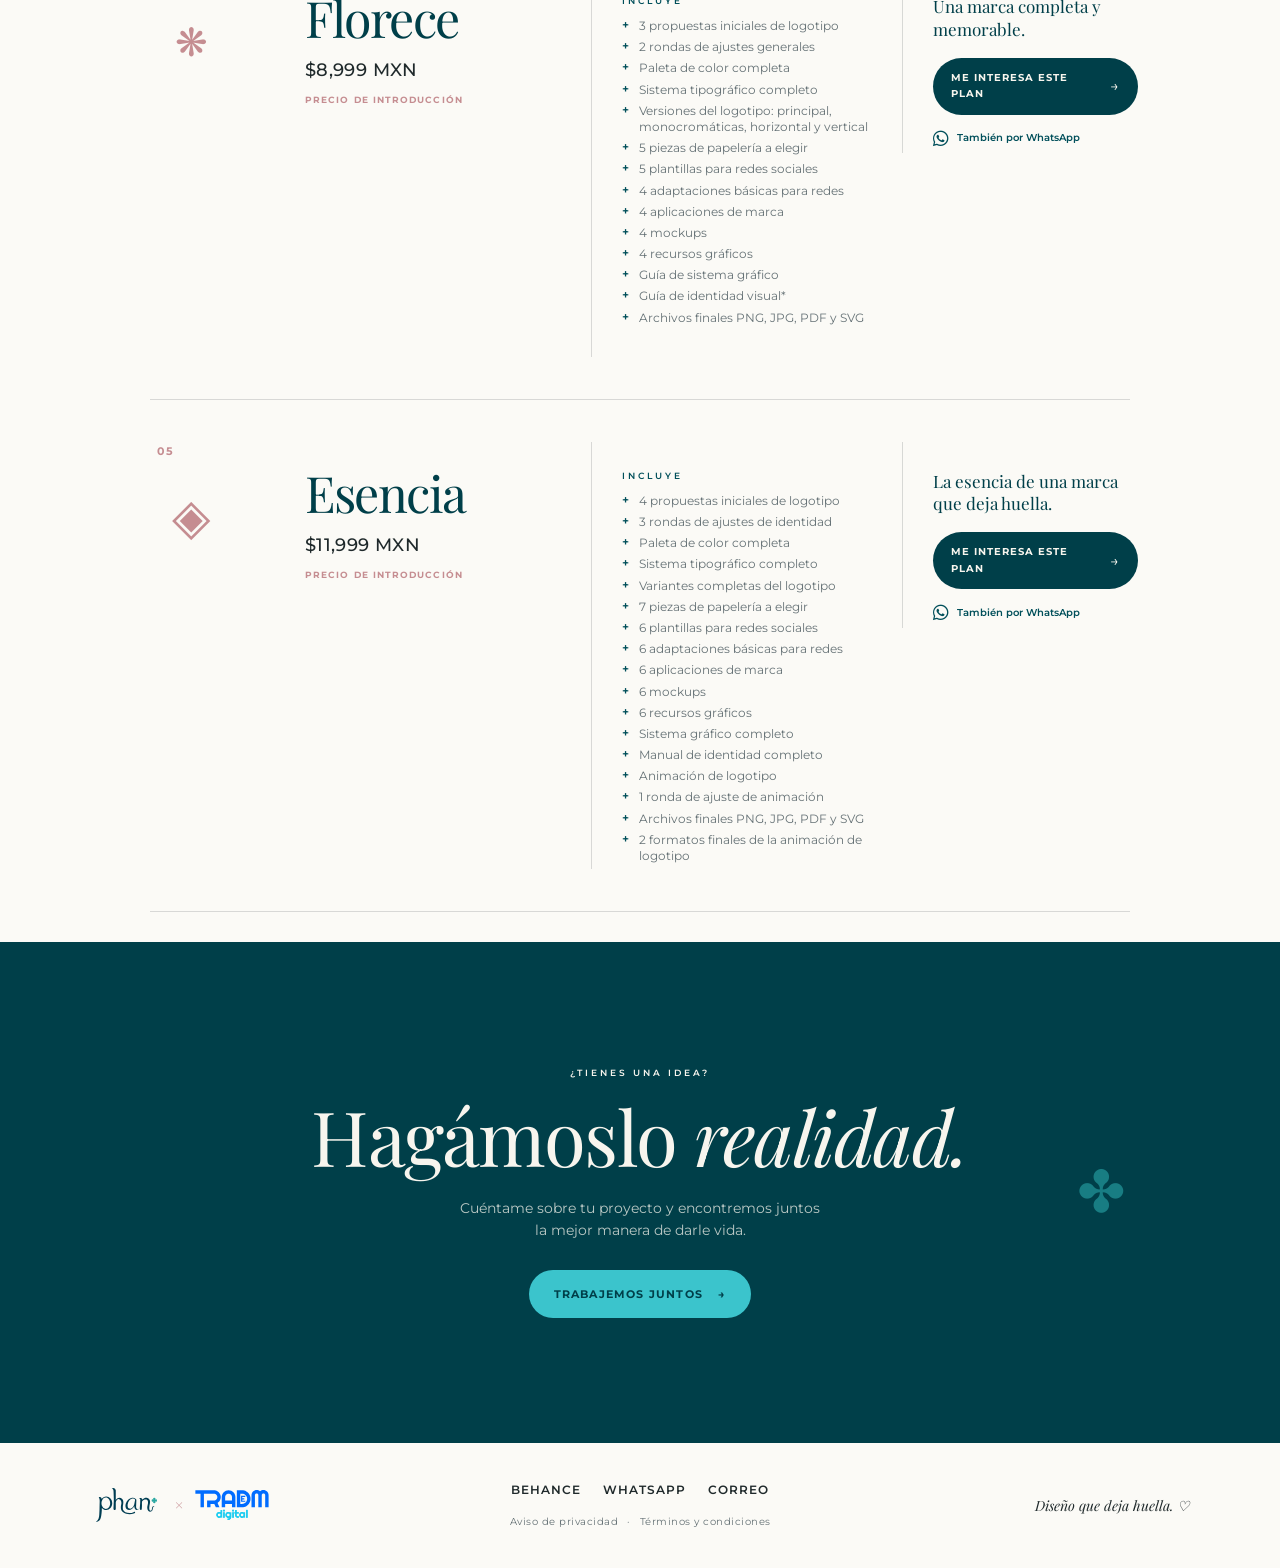
<file: planes.html>
<!DOCTYPE html>
<html lang="es">
<head>
<meta charset="UTF-8">
<meta name="viewport" content="width=device-width, initial-scale=1.0">
<meta name="description" content="Planes de identidad visual de Phan Creativa.">
<title>Planes | Phan Creativa</title>
<link rel="preconnect" href="https://fonts.googleapis.com">
<link rel="preconnect" href="https://fonts.gstatic.com" crossorigin>
<link href="https://fonts.googleapis.com/css2?family=Montserrat:wght@400;500;600;700&family=Playfair+Display:ital,wght@0,400;1,400&display=swap" rel="stylesheet">
<link rel="stylesheet" href="css/style.css">
<link rel="stylesheet" href="css/planes.css">
<link rel="stylesheet" href="https://cdnjs.cloudflare.com/ajax/libs/font-awesome/6.5.2/css/all.min.css">
</head>
<body id="top">

<header class="site-header">

  <a href="index.html" class="brand logo-header" aria-label="Phan Creativa, inicio">
    <img src="images/phan-creativa-web.svg" alt="Phan Creativa">
  </a>

  <button class="menu-toggle" aria-label="Abrir menú" aria-expanded="false">
    <span></span>
    <span></span>
    <span></span>
  </button>

  <nav class="main-nav" aria-label="Navegación principal">
    <a href="index.html">Inicio</a>
    <a href="servicios.html">Servicios</a>
    <a href="planes.html" class="active">Planes</a>
    <a href="sobre-mi.html">Sobre mí</a>
    <a href="contacto.html">Contacto</a>
  </nav>

  <a href="contacto.html" class="button button-small">
    Trabajemos juntos <span>→</span>
  </a>

</header>

<main>
<section class="plans-intro">
<div class="plans-intro-inner">
<div>
<p class="eyebrow">PLANES DE IDENTIDAD</p>
<h1>Ideas que<br><em>crecen contigo.</em></h1>
<p class="plans-lead">Cada marca tiene un punto de partida.<br>Elige el plan que se adapta a tu momento y llevemos tu idea al siguiente nivel.</p>
</div>
<div class="plans-note" aria-hidden="true"><span>✦</span><p>Más<br>que un logo,<br><em>una historia.</em> ♡</p></div>
</div>
</section>

<!-- ================= LOGO EXPRESS ================= -->
<section class="logo-express">

  <div class="logo-express-main">

    <div class="logo-express-copy">
      <p class="eyebrow">¿NECESITAS ALGO MÁS SENCILLO?</p>

      <h2>
        Empecemos por<br>
        <em>lo esencial.</em>
      </h2>

      <p class="logo-express-description">
        Si todavía no necesitas una identidad visual completa,
        puedes comenzar por lo esencial.
      </p>
    </div>

    <div class="logo-express-price">
      <p class="plan-price">$540 </p>
<span class="logo-currency">MXN</span><br><p class="intro-price">Precio de introducción</p>
    </div>

    <button
      class="logo-express-toggle"
      type="button"
      aria-expanded="false"
      aria-controls="logo-express-details"
    >
      <span class="logo-express-plus">+</span>
      <span class="sr-only">Ver qué incluye</span>
    </button>

  </div>


  <div
    class="logo-express-details"
    id="logo-express-details"
    hidden
  >

    <div class="logo-express-includes">

      <p class="logo-express-label">INCLUYE</p>

      <ul>
        <li>
          <span>+</span>
          1 propuesta de logotipo
        </li>

        <li>
          <span>+</span>
          1 ronda de ajustes
        </li>

        <li>
          <span>+</span>
          Entrega digital en PNG y JPG
        </li>

        
      </ul>

    </div>


    <div class="logo-express-more">

      <p>¿Necesitas más servicios?</p>

      <a href="servicios.html" class="logo-services-link">
        Ver servicios <span>→</span>
      </a>

    </div>

  </div>

</section>

<!-- Selector de vista de planes -->
<section class="plans-view-switcher" aria-label="Vista de planes">
  <div class="plans-view-buttons">
    
    <button type="button" class="plans-view-button is-active" data-view="plans">
      <span class="plans-view-number">01</span>
      <span class="plans-view-label">Descubre los planes</span>
    </button>

    <button type="button" class="plans-view-button" data-view="comparison">
      <span class="plans-view-number">02</span>
      <span class="plans-view-label">Compara los planes</span>
    </button>

  </div>
</section>
<!-- ================= CARRUSEL DE PLANES ================= -->

<section class="plans-carousel-section plans-view-content" data-view="discover">


  <div class="plans-carousel">

    <button
      class="plans-carousel-arrow plans-carousel-prev"
      type="button"
      aria-label="Plan anterior"
    >
      ←
    </button>

    <div class="plans-carousel-window">
    <div class="plans-carousel-track">

      <article class="plan-card">

  <div class="plan-card-top">
    <span class="plan-card-number">01</span>

    <span class="plan-card-symbol">✦</span>
  </div>

  <div class="plan-card-content">

    <h3>Origen</h3>

    <div class="plan-card-price">
      <span>$850</span> MXN
    </div>

    <p class="plan-card-intro-price">
      Precio de introducción
    </p>

    <p class="plan-card-tagline">
      El comienzo de tu identidad.
    </p>

    <div class="plan-card-divider"></div>

    <p class="plan-card-label">INCLUYE</p>

    <ul class="plan-card-includes">
      <li>1 propuesta de logotipo</li>
      <li>2 rondas de ajustes</li>
      <li>Paleta básica de 2–3 colores</li>
      <li>1 tipografía principal</li>
      <li>Tarjeta de presentación</li>
      <li>Entrega digital en PNG, JPG y PDF</li>
    </ul>

    <a href="contacto.html?plan=Origen" class="plan-card-button">
      <span>Me interesa este plan</span>
      <span>→</span>
    </a>

    <a
      href="https://wa.me/527472268287"
      class="plan-card-whatsapp"
      target="_blank"
      rel="noopener noreferrer"
    >
      <i class="fa-brands fa-whatsapp"></i>
      También por WhatsApp
    </a>

  </div>

</article>
<article class="plan-card">

  <div class="plan-card-top">
    <span class="plan-card-number">02</span>

    <span class="plan-card-symbol">✤</span>
  </div>

  <div class="plan-card-content">

    <h3>Semilla</h3>

    <div class="plan-card-price">
      <span>$2,500</span> MXN
    </div>

    <p class="plan-card-intro-price">
      Precio de introducción
    </p>

    <p class="plan-card-tagline">
      La base de tu identidad visual.
    </p>

    <div class="plan-card-divider"></div>

    <p class="plan-card-label">INCLUYE</p>

    <ul class="plan-card-includes">
      <li>2 propuestas iniciales de logotipo</li>
      <li>2 rondas de ajustes sobre la identidad</li>
      <li>Versiones básicas del logotipo</li>
      <li>Paleta de color</li>
      <li>2 tipografías: principal + secundaria</li>
      <li>2 piezas de papelería a elegir</li>
      <li>2 adaptaciones básicas para redes sociales</li>
      <li>1 mockup de presentación</li>
      <li>Archivos finales PNG, JPG, PDF y SVG</li>
    </ul>

    <a href="contacto.html?plan=Semilla" class="plan-card-button">
      <span>Me interesa este plan</span>
      <span>→</span>
    </a>

    <a
      href="https://wa.me/527472268287"
      class="plan-card-whatsapp"
      target="_blank"
      rel="noopener noreferrer"
    >
      <i class="fa-brands fa-whatsapp"></i>
      También por WhatsApp
    </a>

  </div>

</article>
<!-- BROTE -->
<article class="plan-card">

  <div class="plan-card-top">
    <span class="plan-card-number">03</span>

    <span class="plan-card-symbol">❧</span>
  </div>

  <div class="plan-card-content">

    <h3>Brote</h3>

    <div class="plan-card-price">
      <span>$4,999</span> MXN
    </div>

    <p class="plan-card-intro-price">
      Precio de introducción
    </p>

    <p class="plan-card-tagline">
      Para crecer con una identidad sólida.
    </p>

    <div class="plan-card-divider"></div>

    <p class="plan-card-label">INCLUYE</p>

    <ul class="plan-card-includes">
      <li>2 propuestas iniciales de logotipo</li>
      <li>2 rondas de ajustes generales</li>
      <li>Versiones básicas del logotipo</li>
      <li>Paleta de color</li>
      <li>Sistema tipográfico</li>
      <li>4 piezas de papelería a elegir</li>
      <li>2 aplicaciones de marca</li>
      <li>4 plantillas para redes sociales</li>
      <li>4 adaptaciones básicas para redes</li>
      <li>2 mockups</li>
      <li>Recursos gráficos básicos</li>
      <li>Archivos finales PNG, JPG, PDF y SVG</li>
    </ul>

    <a href="contacto.html?plan=Brote" class="plan-card-button">
      <span>Me interesa este plan</span>
      <span>→</span>
    </a>

    <a
      href="https://wa.me/527472268287"
      class="plan-card-whatsapp"
      target="_blank"
      rel="noopener noreferrer"
    >
      <i class="fa-brands fa-whatsapp"></i>
      También por WhatsApp
    </a>

  </div>

</article>
      <!-- FLORECE -->
<article class="plan-card">

  <div class="plan-card-top">
    <span class="plan-card-number">04</span>
    <span class="plan-card-symbol">❋</span>
  </div>

  <div class="plan-card-content">

    <h3>Florece</h3>

    <div class="plan-card-price">
      <span>$8,999</span> MXN
    </div>

    <p class="plan-card-intro-price">
      Precio de introducción
    </p>

    <p class="plan-card-tagline">
      Una marca completa y memorable.
    </p>

    <div class="plan-card-divider"></div>

    <p class="plan-card-label">INCLUYE</p>

    <ul class="plan-card-includes">
      <li>3 propuestas iniciales de logotipo</li>
      <li>2 rondas de ajustes generales</li>
      <li>5 piezas de papelería a elegir</li>
      <li>4 aplicaciones de marca</li>
      <li>5 plantillas para redes sociales</li>
      <li>4 mockups</li>
      <li>Sistema gráfico de marca</li>
      <li>Recursos gráficos</li>
      <li>Adaptaciones de logotipo</li>
      <li>Manual de identidad visual*</li>
      <li>Archivos finales PNG, JPG, PDF y SVG</li>
    </ul>

    <a href="contacto.html?plan=Florece" class="plan-card-button">
      <span>Me interesa este plan</span>
      <span>→</span>
    </a>

    <a
      href="https://wa.me/527472268287"
      class="plan-card-whatsapp"
      target="_blank"
      rel="noopener noreferrer"
    >
      <i class="fa-brands fa-whatsapp"></i>
      También por WhatsApp
    </a>

  </div>

</article>

      <!-- ESENCIA -->
<article class="plan-card">

  <div class="plan-card-top">
    <span class="plan-card-number">05</span>
    <span class="plan-card-symbol">◈</span>
  </div>

  <div class="plan-card-content">

    <h3>Esencia</h3>

    <div class="plan-card-price">
      <span>$11,999</span> MXN
    </div>

    <p class="plan-card-intro-price">
      Precio de introducción
    </p>

    <p class="plan-card-tagline">
      La esencia de una marca que deja huella.
    </p>

    <div class="plan-card-divider"></div>

    <p class="plan-card-label">INCLUYE</p>

    <ul class="plan-card-includes">
      <li>4 propuestas iniciales de logotipo</li>
      <li>3 rondas de ajustes de identidad</li>
      <li>7 piezas de papelería a elegir</li>
      <li>6 aplicaciones de marca</li>
      <li>6 plantillas para redes sociales</li>
      <li>6 mockups</li>
      <li>Sistema visual completo</li>
      <li>Variantes completas del logotipo</li>
      <li>Manual de identidad completo</li>
      <li>Animación de logotipo</li>
      <li>1 ronda de ajuste de animación</li>
      <li>Archivos finales PNG, JPG, PDF y SVG</li>
      <li>2 formatos finales de la animación de logotipo</li>
    </ul>

    <a href="contacto.html?plan=Esencia" class="plan-card-button">
      <span>Me interesa este plan</span>
      <span>→</span>
    </a>

    <a
      href="https://wa.me/527472268287"
      class="plan-card-whatsapp"
      target="_blank"
      rel="noopener noreferrer"
    >
      <i class="fa-brands fa-whatsapp"></i>
      También por WhatsApp
    </a>

  </div>

</article>
    </div>
      </div>

    <button
      class="plans-carousel-arrow plans-carousel-next"
      type="button"
      aria-label="Siguiente plan"
    >
      →
    </button>

  </div>

  <div class="plans-carousel-dots" aria-label="Seleccionar plan">
    <button type="button" aria-label="Ver Origen"></button>
    <button type="button" aria-label="Ver Semilla"></button>
    <button type="button" aria-label="Ver Brote"></button>
    <button type="button" aria-label="Ver Florece"></button>
    <button type="button" aria-label="Ver Esencia"></button>
  </div>

</section>  
<section class="plans-list" aria-label="Planes de identidad" id="plans-details">

<article class="plan-detail reveal">
<div class="plan-marker"><span class="plan-number">01</span><span class="plan-symbol">✦</span></div>
<div class="plan-name"><h2>Origen</h2><p class="plan-price">$850 MXN</p><p class="intro-price">Precio de introducción</p></div>
<div class="plan-includes"><p class="eyebrow">INCLUYE</p><ul>
  <li>1 propuesta de logotipo</li>
  <li>2 rondas de ajustes</li>
  <li>Paleta básica de 2–3 colores</li>
  <li>1 tipografía principal</li>
  <li>Versión principal del logotipo</li>
  <li>Tarjeta de presentación</li>
  <li>Entrega digital en PNG, JPG y PDF</li>
</ul></div>
<div class="plan-action"><p class="plan-tagline">El comienzo de tu identidad.</p>
<a href="contacto.html?plan=Origen" class="plan-button">Me interesa este plan <span>→</span></a>
<a href="https://wa.me/527472268287?text=Hola%2C%20Phan%20Creativa.%20Me%20interesa%20el%20plan%20Origen%20y%20me%20gustar%C3%ADa%20recibir%20m%C3%A1s%20informaci%C3%B3n." class="plan-whatsapp" target="_blank" rel="noopener noreferrer"><i class="fa-brands fa-whatsapp"></i>También por WhatsApp</a>
</div>
</article>

<article class="plan-detail reveal">
<div class="plan-marker"><span class="plan-number">02</span><span class="plan-symbol leaf-symbol">✤</span></div>
<div class="plan-name"><h2>Semilla</h2><p class="plan-price">$2,500 MXN</p><p class="intro-price">Precio de introducción</p></div>
<div class="plan-includes"><p class="eyebrow">INCLUYE</p><ul>
  <li>2 propuestas iniciales de logotipo</li>
  <li>2 rondas de ajustes sobre la identidad</li>
  <li>Paleta de color completa</li>
  <li>2 tipografías: principal + secundaria</li>
  <li>Versiones del logotipo: principal, horizontal y vertical</li>
  <li>2 piezas de papelería a elegir</li>
  <li>2 plantillas para redes sociales</li>
  <li>2 adaptaciones básicas para redes</li>
  <li>Archivos finales PNG, JPG, PDF y SVG</li>
</ul></div>
<div class="plan-action"><p class="plan-tagline">La base de tu identidad visual.</p>
<a href="contacto.html?plan=Semilla" class="plan-button">Me interesa este plan <span>→</span></a>
<a href="https://wa.me/527472268287?text=Hola%2C%20Phan%20Creativa.%20Me%20interesa%20el%20plan%20Semilla%20y%20me%20gustar%C3%ADa%20recibir%20m%C3%A1s%20informaci%C3%B3n." class="plan-whatsapp" target="_blank" rel="noopener noreferrer"><i class="fa-brands fa-whatsapp"></i>También por WhatsApp</a>
</div>
</article>

<article class="plan-detail reveal">
<div class="plan-marker"><span class="plan-number">03</span><span class="plan-symbol leaf-symbol">❧</span></div>
<div class="plan-name"><h2>Brote</h2><p class="plan-price">$4,999 MXN</p><p class="intro-price">Precio de introducción</p></div>
<div class="plan-includes"><p class="eyebrow">INCLUYE</p><ul>
  <li>2 propuestas iniciales de logotipo</li>
  <li>2 rondas de ajustes generales</li>
  <li>Paleta de color completa</li>
  <li>Sistema tipográfico completo</li>
  <li>Versiones del logotipo: principal, horizontal y vertical</li>
  <li>4 piezas de papelería a elegir</li>
  <li>4 plantillas para redes sociales</li>
  <li>3 adaptaciones básicas para redes</li>
  <li>2 aplicaciones de marca</li>
  <li>2 mockups</li>
  <li>2 recursos gráficos</li>
  <li>Archivos finales PNG, JPG, PDF y SVG</li>
</ul></div>
<div class="plan-action"><p class="plan-tagline">Para crecer con una identidad sólida.</p>
<a href="contacto.html?plan=Brote" class="plan-button">Me interesa este plan <span>→</span></a>
<a href="https://wa.me/527472268287?text=Hola%2C%20Phan%20Creativa.%20Me%20interesa%20el%20plan%20Brote%20y%20me%20gustar%C3%ADa%20recibir%20m%C3%A1s%20informaci%C3%B3n." class="plan-whatsapp" target="_blank" rel="noopener noreferrer"><i class="fa-brands fa-whatsapp"></i>También por WhatsApp</a>
</div>
</article>

<article class="plan-detail reveal">
<div class="plan-marker"><span class="plan-number">04</span><span class="plan-symbol flower-symbol">❋</span></div>
<div class="plan-name"><h2>Florece</h2><p class="plan-price">$8,999 MXN</p><p class="intro-price">Precio de introducción</p></div>
<div class="plan-includes"><p class="eyebrow">INCLUYE</p><ul>
  <li>3 propuestas iniciales de logotipo</li>
  <li>2 rondas de ajustes generales</li>
  <li>Paleta de color completa</li>
  <li>Sistema tipográfico completo</li>
  <li>Versiones del logotipo: principal, monocromáticas, horizontal y vertical</li>
  <li>5 piezas de papelería a elegir</li>
  <li>5 plantillas para redes sociales</li>
  <li>4 adaptaciones básicas para redes</li>
  <li>4 aplicaciones de marca</li>
  <li>4 mockups</li>
  <li>4 recursos gráficos</li>
  <li>Guía de sistema gráfico</li>
  <li>Guía de identidad visual*</li>
  <li>Archivos finales PNG, JPG, PDF y SVG</li>
</ul>
<br> 
   </div>
<div class="plan-action"><p class="plan-tagline">Una marca completa y memorable.</p>
<a href="contacto.html?plan=Florece" class="plan-button">Me interesa este plan <span>→</span></a>
<a href="https://wa.me/527472268287?text=Hola%2C%20Phan%20Creativa.%20Me%20interesa%20el%20plan%20Florece%20y%20me%20gustar%C3%ADa%20recibir%20m%C3%A1s%20informaci%C3%B3n." class="plan-whatsapp" target="_blank" rel="noopener noreferrer"><i class="fa-brands fa-whatsapp"></i>También por WhatsApp</a>
</div>
</article>

<article class="plan-detail reveal plan-featured">
<div class="plan-marker"><span class="plan-number">05</span><span class="plan-symbol">◈</span></div>
<div class="plan-name"><h2>Esencia</h2><p class="plan-price">$11,999 MXN</p><p class="intro-price">Precio de introducción</p></div>
<div class="plan-includes"><p class="eyebrow">INCLUYE</p><ul>
  <li>4 propuestas iniciales de logotipo</li>
  <li>3 rondas de ajustes de identidad</li>
  <li>Paleta de color completa</li>
  <li>Sistema tipográfico completo</li>
  <li>Variantes completas del logotipo</li>
  <li>7 piezas de papelería a elegir</li>
  <li>6 plantillas para redes sociales</li>
  <li>6 adaptaciones básicas para redes</li>
  <li>6 aplicaciones de marca</li>
  <li>6 mockups</li>
  <li>6 recursos gráficos</li>
  <li>Sistema gráfico completo</li>
  <li>Manual de identidad completo</li>
  <li>Animación de logotipo</li>
  <li>1 ronda de ajuste de animación</li>
  <li>Archivos finales PNG, JPG, PDF y SVG</li>
  <li>2 formatos finales de la animación de logotipo</li>
</ul></div>
<div class="plan-action"><p class="plan-tagline">La esencia de una marca que deja huella.</p>
<a href="contacto.html?plan=Esencia" class="plan-button">Me interesa este plan <span>→</span></a>
<a href="https://wa.me/527472268287?text=Hola%2C%20Phan%20Creativa.%20Me%20interesa%20el%20plan%20Esencia%20y%20me%20gustar%C3%ADa%20recibir%20m%C3%A1s%20informaci%C3%B3n." class="plan-whatsapp" target="_blank" rel="noopener noreferrer"><i class="fa-brands fa-whatsapp"></i>También por WhatsApp</a>
</div>
</article>
</section>

  <!-- COMPARATIVA DE PLANES -->
<section class="plans-comparison" id="plans-comparison">

  <div class="plans-comparison-heading">
    <p class="eyebrow">02 · COMPARA LOS PLANES</p>

    <h2>
      Todo lo que incluye<br>
      <em>cada opción.</em>
    </h2>

    <p>
      Compara de un vistazo las características de cada plan
      y encuentra la opción que mejor se adapta a tu proyecto.
    </p>
  </div>

  <div class="comparison-table-wrap">

    <table class="comparison-table">

     <thead>
  <tr>
    <th>Incluye</th>

    <th>
      <span class="comparison-plan-name">Origen</span>
      <span class="comparison-plan-price"><br>$850 MXN</span>
    </th>

    <th>
      <span class="comparison-plan-name">Semilla</span>
      <span class="comparison-plan-price"><br>$2,500 MXN</span>
    </th>

    <th>
      <span class="comparison-plan-name">Brote</span>
      <span class="comparison-plan-price"><br>$4,999 MXN</span>
    </th>

    <th>
      <span class="comparison-plan-name">Florece</span>
      <span class="comparison-plan-price"><br>$8,999 MXN</span>
    </th>

    <th>
      <span class="comparison-plan-name">Esencia</span>
      <span class="comparison-plan-price"><br>$11,999 MXN</span>
    </th>
  </tr>
</thead>

      <tbody>

        <tr>
          <td>Propuestas de logotipo</td>
          <td>1</td>
          <td>2</td>
          <td>2</td>
          <td>3</td>
          <td>4</td>
        </tr>

        <tr>
          <td>Rondas de ajustes</td>
          <td>2</td>
          <td>2</td>
          <td>2</td>
          <td>2</td>
          <td>3</td>
        </tr>

        <tr>
          <td>Paleta de color</td>
          <td>2–3 colores</td>
          <td>Completa</td>
          <td>Completa</td>
          <td>Completa</td>
          <td>Completa</td>
        </tr>

        <tr>
          <td>Tipografías</td>
          <td>1</td>
          <td>2</td>
          <td>Completa</td>
          <td>Completa</td>
          <td>Completa</td>
        </tr>

        <tr>
          <td>Versiones del logotipo</td>
          <td>Principal</td>
          <td>Principal y horizontal o vertical</td>
          <td>Principal, horizontal y vertical</td>
          <td>Principal, monocromáticas, horizontal y vertical</td>
          <td>Variantes completas</td>
        </tr>

        <tr>
          <td>Piezas de papelería</td>
          <td>Tarjeta de presentación</td>
          <td>2</td>
          <td>4</td>
          <td>5</td>
          <td>7</td>
        </tr>

        <tr>
          <td>Plantillas para redes</td>
          <td>—</td>
          <td>2</td>
          <td>4</td>
          <td>5</td>
          <td>6</td>
        </tr>

        <tr>
          <td>Adaptaciones básicas para redes</td>
          <td>—</td>
          <td>2</td>
          <td>3</td>
          <td>4</td>
          <td>6</td>
        </tr>

        <tr>
          <td>Aplicaciones de marca</td>
          <td>—</td>
          <td>—</td>
          <td>2</td>
          <td>4</td>
          <td>6</td>
        </tr>

        <tr>
          <td>Mockups</td>
          <td>—</td>
          <td>—</td>
          <td>2</td>
          <td>4</td>
          <td>6</td>
        </tr>

        <tr>
          <td>Recursos gráficos</td>
          <td>—</td>
          <td>—</td>
          <td>2</td>
          <td>4</td>
          <td>6</td>
        </tr>

        <tr>
          <td>Manual de identidad</td>
          <td>—</td>
          <td>—</td>
          <td>—</td>
          <td>Guía</td>
          <td>Completo</td>
        </tr>

        <tr>
          <td>Sistema gráfico</td>
          <td>—</td>
          <td>—</td>
          <td>—</td>
          <td>Guía</td>
          <td>Completo</td>
        </tr>

        <tr>
          <td>Animación de logotipo</td>
          <td>—</td>
          <td>—</td>
          <td>—</td>
          <td>—</td>
          <td>✓</td>
        </tr>

        <tr>
          <td>Archivos finales</td>
          <td>PNG, JPG, PDF</td>
          <td>PNG, JPG, PDF, SVG</td>
          <td>PNG, JPG, PDF, SVG</td>
          <td>PNG, JPG, PDF, SVG</td>
          <td>PNG, JPG, PDF, SVG, <br>2 formatos de animación</td>
        </tr>

      </tbody>

    </table>

  </div>

  <p class="comparison-note">
    * En Florece se incluye una guía de identidad visual.
    El manual de identidad completo se incluye en Esencia.
  </p>

</section>
<!-- ================= CTA ================= -->
<section class="plans-cta section-dark">

  <p class="eyebrow">¿TIENES UNA IDEA?</p>

  <h2>
    Hagámoslo <em>realidad.</em>
  </h2>

  <p>
    Cuéntame sobre tu proyecto y encontremos juntos<br>
    la mejor manera de darle vida.
  </p>

  <a href="contacto.html" class="button button-primary">
    Trabajemos juntos <span>→</span>
  </a>

  <span class="cta-flower">✤</span>

</section>
</main>

<footer class="footer">
<div class="brand-collab">
<a href="index.html" class="collab-logo" aria-label="Phan Creativa"><img src="images/phan-creativa-web.svg" alt="Phan Creativa"></a>
<span class="collab-x">×</span>
<a href="https://www.trademdigital.com/" class="collab-logo" target="_blank" rel="noopener noreferrer" aria-label="Tradem Digital"><img src="images/tradem-digital-web.svg" alt="Tradem Digital"></a>
</div>
<div class="footer-center">
<div class="socials"><a href="https://www.behance.net/PhanCreativo" target="_blank" rel="noopener noreferrer">Behance</a><a href="https://wa.me/527472268287" target="_blank" rel="noopener noreferrer">WhatsApp</a><a href="mailto:phancreativa@gmail.com">Correo</a></div>
<div class="footer-legal"><a href="aviso-privacidad.html">Aviso de privacidad</a><span>·</span><a href="terminos-condiciones.html">Términos y condiciones</a></div>
</div>
<p class="footer-copy">Diseño que deja huella. ♡</p>
</footer>

<a href="https://wa.me/527472268287" class="whatsapp-float" target="_blank" rel="noopener noreferrer" aria-label="Contactar por WhatsApp"><i class="fa-brands fa-whatsapp"></i></a>
<a href="#top" class="back-to-top" aria-label="Volver al inicio">↑</a>
<script src="js/script.js"></script>
<script src="js/planes.js"></script>
</body>
</html>
</file>
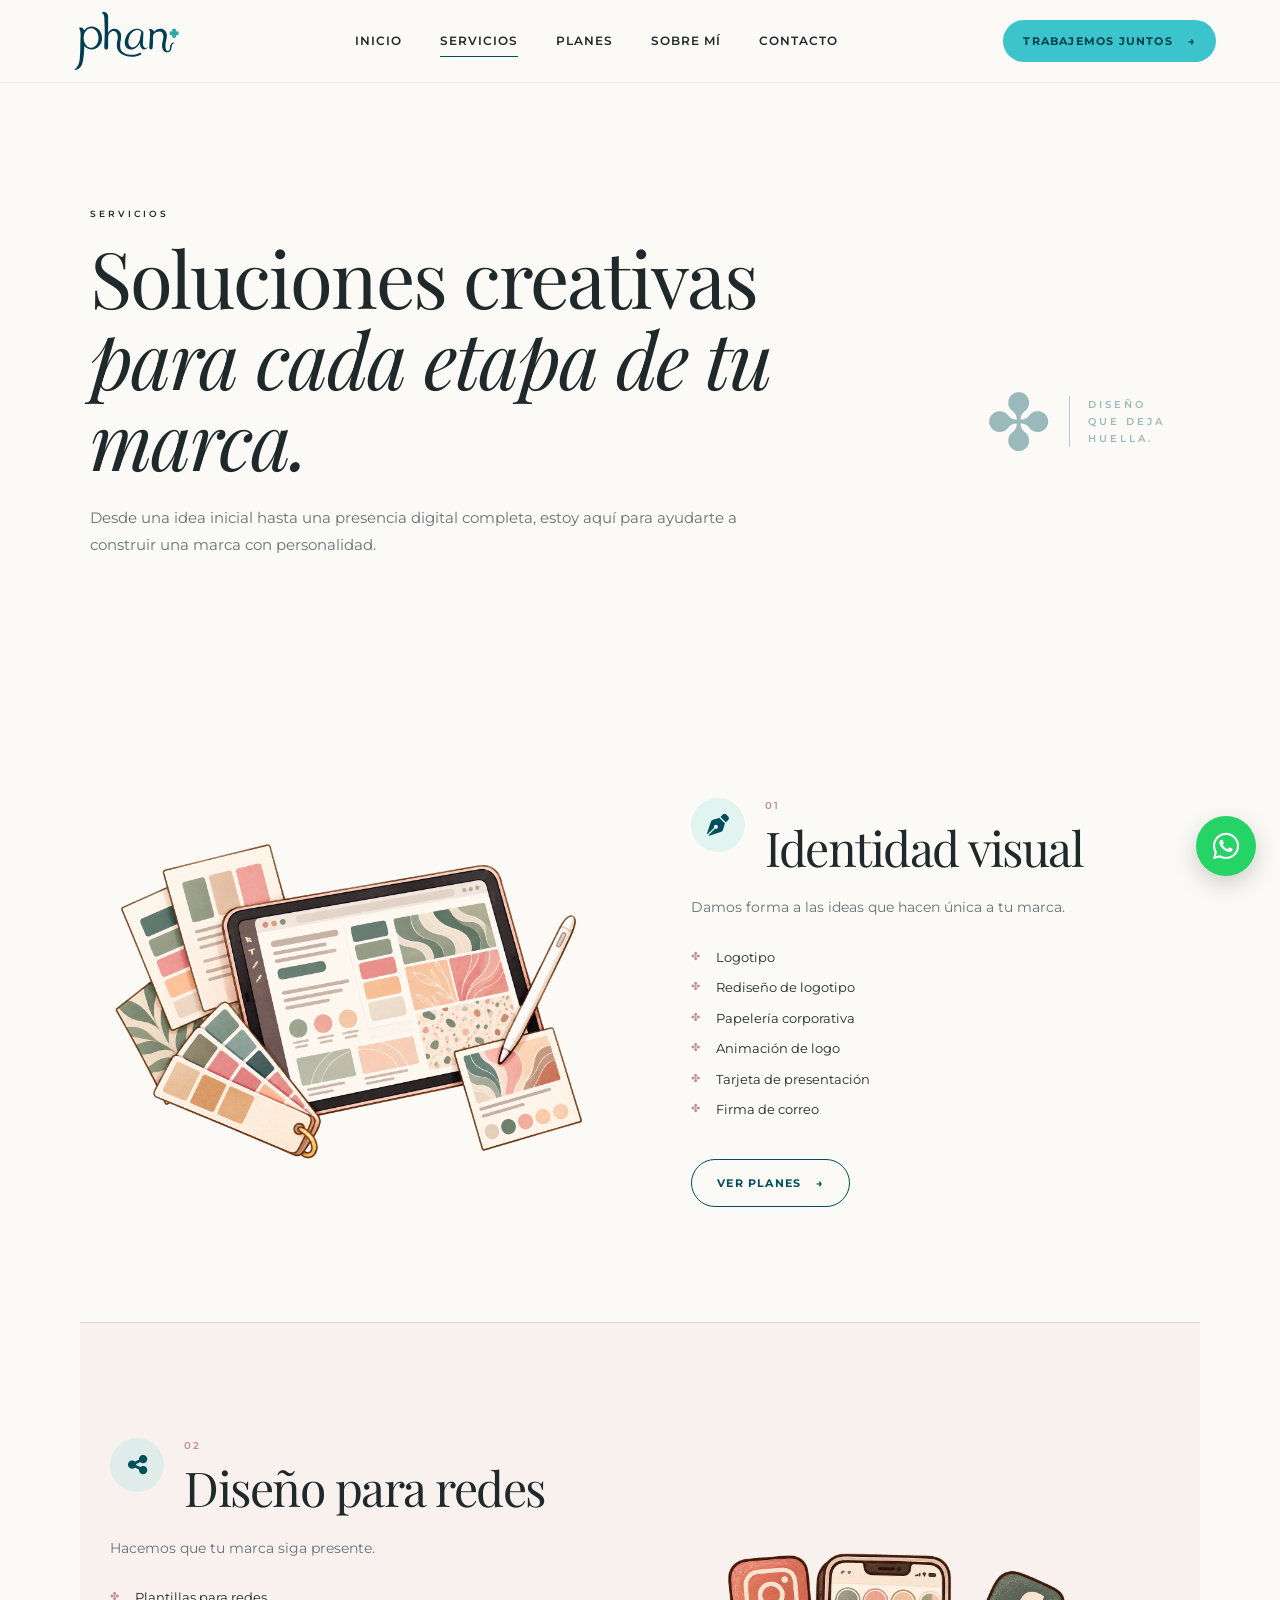
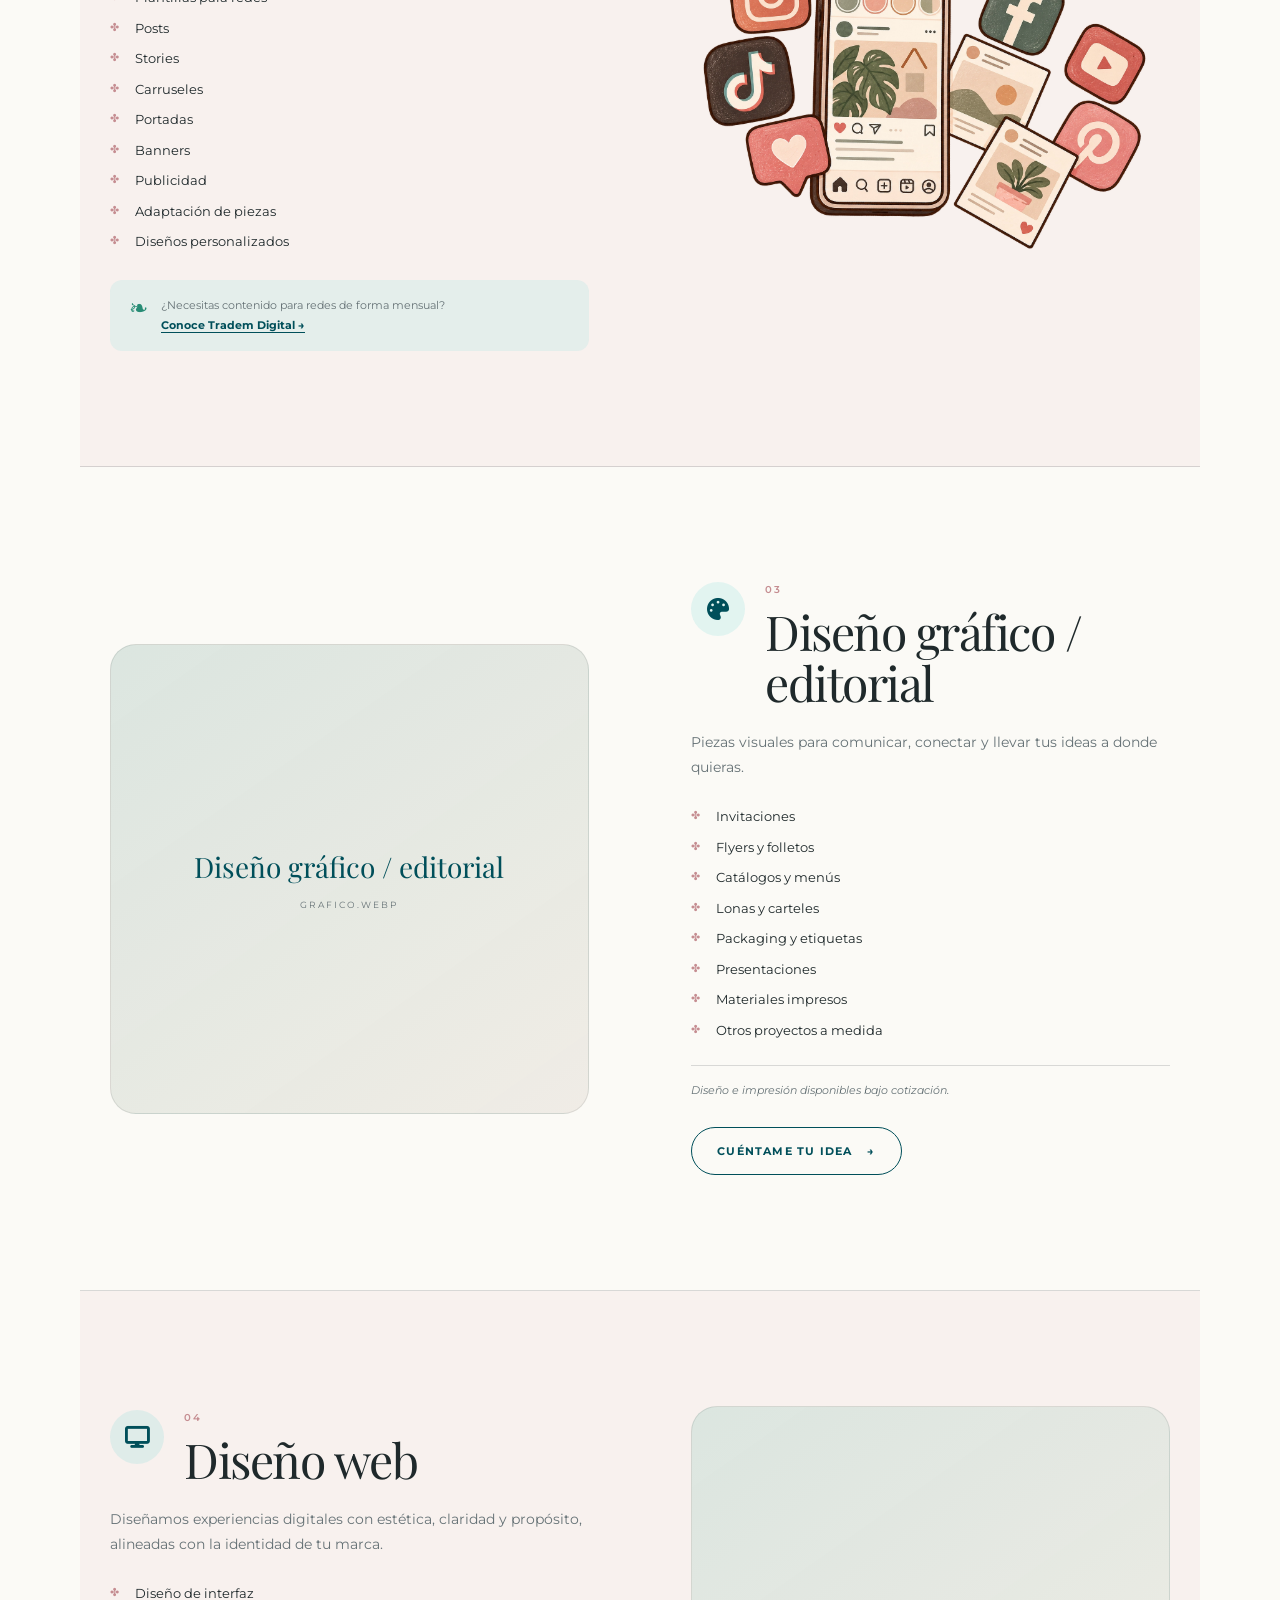
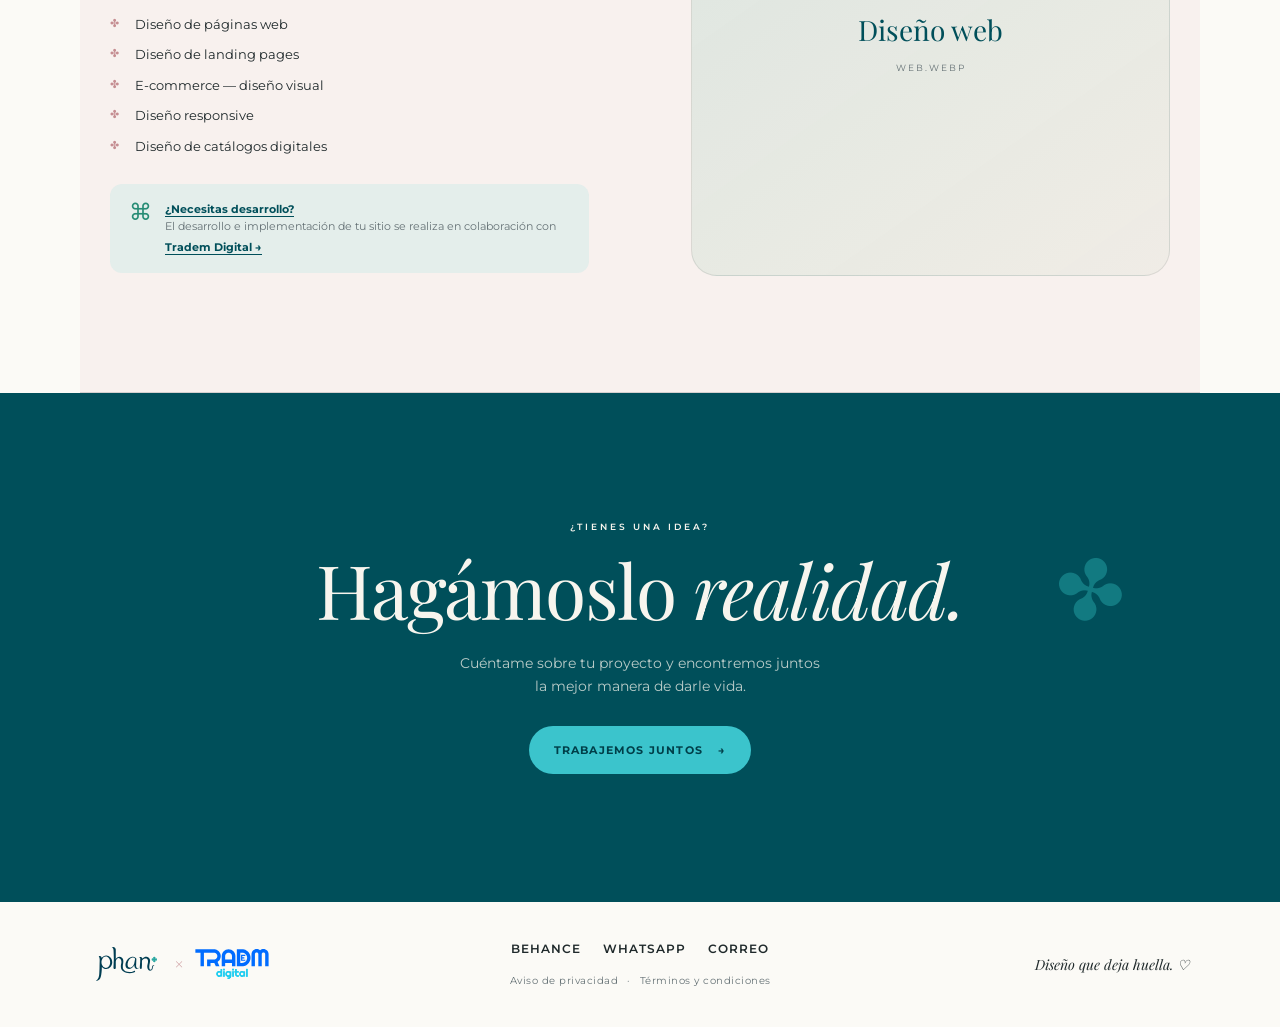
<file: servicios.html>
<!DOCTYPE html>
<html lang="es">
<head>
<meta charset="UTF-8">
<meta name="viewport" content="width=device-width, initial-scale=1.0">
<meta name="description" content="Servicios de Phan Creativa: identidad visual, diseño para redes, diseño gráfico y editorial, y diseño web.">
<title>Servicios — Phan Creativa</title>
<link rel="preconnect" href="https://fonts.googleapis.com">
<link rel="preconnect" href="https://fonts.gstatic.com" crossorigin>
<link href="https://fonts.googleapis.com/css2?family=Montserrat:wght@400;500;600;700&family=Playfair+Display:ital,wght@0,400;0,500;0,600;1,400;1,500&display=swap" rel="stylesheet">
<link rel="stylesheet" href="css/style.css">
<link rel="stylesheet" href="https://cdnjs.cloudflare.com/ajax/libs/font-awesome/6.5.2/css/all.min.css">
</head>

<body id="top">

<header class="site-header">
  <a href="index.html" class="brand logo-header" aria-label="Phan Creativa, inicio">
    <img src="images/phan-creativa-web.svg" alt="Phan Creativa">
  </a>
  <button class="menu-toggle" aria-label="Abrir menú" aria-expanded="false">
    <span></span><span></span><span></span>
  </button>
  <nav class="main-nav" aria-label="Navegación principal">
    <a href="index.html">Inicio</a>
      <a href="servicios.html" class="active">Servicios</a>
      <a href="planes.html">Planes</a>
      <a href="sobre-mi.html">Sobre mí</a>
      <a href="contacto.html">Contacto</a>
  </nav>
  <a href="contacto.html" class="button button-small">Trabajemos juntos <span>→</span></a>
</header>

<main>

<section class="services-hero section-light">
  <div class="services-hero-content reveal">
    <p class="eyebrow">SERVICIOS</p>
    <h1>Soluciones creativas<br><em>para cada etapa de tu marca.</em></h1>
    <p>Desde una idea inicial hasta una presencia digital completa,
      estoy aquí para ayudarte a construir una marca con personalidad.</p>
  </div>
  <div class="services-hero-note reveal">
    <span>✤</span>
    <p>Diseño<br>que deja<br>huella.</p>
  </div>
</section>

<section id="identidad-visual" class="service-detail service-detail-light">
  <div class="service-detail-image reveal">
  <div class="service-image-frame">
    <img
      src="images/identidad-visual.webp"
      alt="Ejemplo de identidad visual"
    >
  </div>
</div>
  <div class="service-detail-content reveal">
    <div class="service-detail-heading">
      <div class="service-detail-icon">
  <i class="fa-solid fa-pen-nib"></i>
</div>
      <div><span class="service-number">01</span><h2>Identidad visual</h2></div>
    </div>
    <p class="service-intro">Damos forma a las ideas que hacen única a tu marca.</p>
    <ul class="service-list">
      <li>Logotipo</li>
      <li>Rediseño de logotipo</li>
      <li>Papelería corporativa</li>
      <li>Animación de logo</li>
      <li>Tarjeta de presentación</li>
      <li>Firma de correo</li>
    </ul>
    <a href="planes.html" class="button service-button">Ver planes <span>→</span></a>
  </div>
</section>

<section id="diseno-redes" class="service-detail service-detail-soft service-detail-reverse">
  <div class="service-detail-image reveal">
  <div class="service-image-frame">
    <img
      src="images/diseno-redes.webp"
      alt="Ejemplo de diseño para redes sociales"
    >
  </div>
</div>
  <div class="service-detail-content reveal">
    <div class="service-detail-heading">
      <div class="service-detail-icon">
  <i class="fa-solid fa-share-nodes"></i>
</div>
      <div><span class="service-number">02</span><h2>Diseño para redes</h2></div>
    </div>
    <p class="service-intro">Hacemos que tu marca siga presente.</p>
    <ul class="service-list">
      <li>Plantillas para redes</li>
      <li>Posts</li>
      <li>Stories</li>
      <li>Carruseles</li>
      <li>Portadas</li>
      <li>Banners</li>
      <li>Publicidad</li>
      <li>Adaptación de piezas</li>
      <li>Diseños personalizados</li>
    </ul>
    <a
  href="https://www.trademdigital.com/"
  class="service-partner-note service-partner-button"
  target="_blank"
  rel="noopener noreferrer"
  aria-label="Visitar Tradem Digital"
>
  <span class="partner-note-icon">❧</span>

  <p>
    ¿Necesitas contenido para redes de forma mensual?<br>
    <strong>Conoce Tradem Digital →</strong>
  </p>
</a>
  </div>
</section>

<section id="diseno-grafico" class="service-detail service-detail-light">
  <div class="service-detail-image reveal">
    <div class="service-image-placeholder">
      <span>Diseño gráfico / editorial</span><small>grafico.webp</small>
    </div>
  </div>
  <div class="service-detail-content reveal">
    <div class="service-detail-heading">
      <div class="service-detail-icon">
  <i class="fa-solid fa-palette"></i>
</div>
      <div><span class="service-number">03</span><h2>Diseño gráfico / editorial</h2></div>
    </div>
    <p class="service-intro">Piezas visuales para comunicar, conectar y llevar tus ideas a donde quieras.</p>
    <ul class="service-list">
      <li>Invitaciones</li>
      <li>Flyers y folletos</li>
      <li>Catálogos y menús</li>
      <li>Lonas y carteles</li>
      <li>Packaging y etiquetas</li>
      <li>Presentaciones</li>
      <li>Materiales impresos</li>
      <li>Otros proyectos a medida</li>
    </ul>
    <div class="service-partner-note print-note">
  <span class="partner-note-icon">✦</span>
  <p>
    Diseño e impresión disponibles bajo cotización.
  </p>
</div>
    <a href="contacto.html" class="button service-button">Cuéntame tu idea <span>→</span></a>
  </div>
</section>

<section id="diseno-web" class="service-detail service-detail-soft service-detail-reverse">
  <div class="service-detail-image reveal">
    <div class="service-image-placeholder">
      <span>Diseño web</span><small>web.webp</small>
    </div>
  </div>
  <div class="service-detail-content reveal">
    <div class="service-detail-heading">
      <div class="service-detail-icon">
  <i class="fa-solid fa-display"></i>
</div>
      <div><span class="service-number">04</span><h2>Diseño web</h2></div>
    </div>
    <p class="service-intro">Diseñamos experiencias digitales con estética, claridad y propósito, alineadas con la identidad de tu marca.</p>
    <ul class="service-list">
      <li>Diseño de interfaz</li>
      <li>Diseño de páginas web</li>
      <li>Diseño de landing pages</li>
      <li>E-commerce — diseño visual</li>
      <li>Diseño responsive</li>
      <li>Diseño de catálogos digitales</li>
    </ul>
   <a
  href="https://www.trademdigital.com/"
  class="service-partner-note service-partner-button"
  target="_blank"
  rel="noopener noreferrer"
  aria-label="Visitar Tradem Digital"
>
  <span class="partner-note-icon">⌘</span>

  <p>
    <strong>¿Necesitas desarrollo?</strong><br>
    El desarrollo e implementación de tu sitio se realiza en colaboración con<br>
    <strong>Tradem Digital →</strong>
  </p>
</a>
  </div>
</section>

<section class="cta section-dark">
  <div class="cta-decoration">✤</div>
  <p class="eyebrow">¿TIENES UNA IDEA?</p>
  <h2>Hagámoslo <em>realidad.</em></h2>
  <p>Cuéntame sobre tu proyecto y encontremos juntos<br>la mejor manera de darle vida.</p>
  <a href="contacto.html" class="button button-primary">Trabajemos juntos <span>→</span></a>
</section>

</main>

<footer class="footer">
  <div class="brand-collab">
    <a href="index.html" class="collab-logo" aria-label="Phan Creativa">
      <img src="images/phan-creativa-web.svg" alt="Phan Creativa">
    </a>
    <span class="collab-x">×</span>
    <a href="https://www.trademdigital.com/" class="collab-logo" target="_blank" rel="noopener noreferrer" aria-label="Tradem Digital">
      <img src="images/tradem-digital-web.svg" alt="Tradem Digital">
    </a>
  </div>
  <div class="footer-center">
    <div class="socials">
      <a href="https://www.behance.net/PhanCreativo" target="_blank" rel="noopener noreferrer">Behance</a>
      <a href="https://wa.me/527472268287" target="_blank" rel="noopener noreferrer">WhatsApp</a>
      <a href="mailto:phancreativa@gmail.com">Correo</a>
    </div>
    <div class="footer-legal">
      <a href="aviso-privacidad.html">Aviso de privacidad</a><span>·</span>
      <a href="terminos-condiciones.html">Términos y condiciones</a>
    </div>
  </div>
  <p class="footer-copy">Diseño que deja huella. ♡</p>
</footer>

<a href="https://wa.me/527472268287" class="whatsapp-float" target="_blank" rel="noopener noreferrer" aria-label="Contactar por WhatsApp">
  <i class="fa-brands fa-whatsapp"></i>
</a>
<a href="#top" class="back-to-top" aria-label="Volver al inicio">↑</a>

<script src="js/script.js"></script>
</body>
</html>
</file>
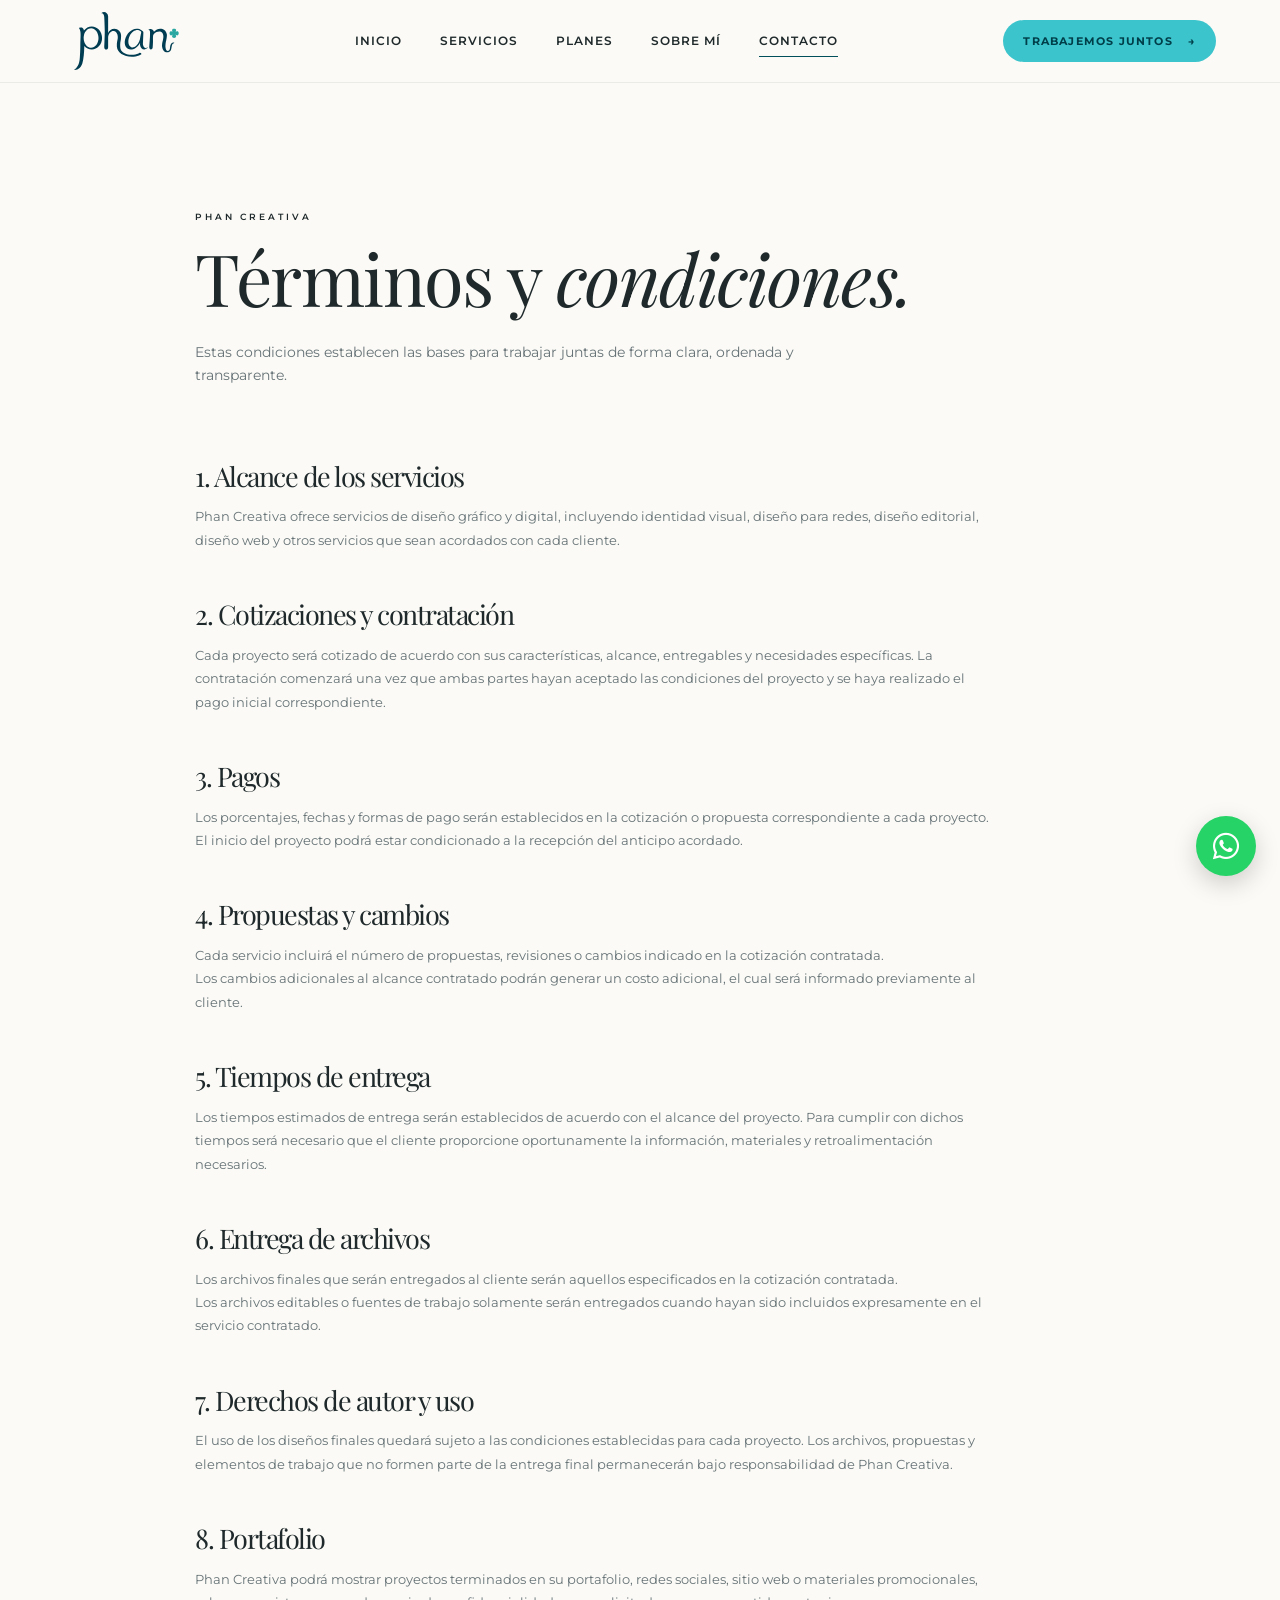
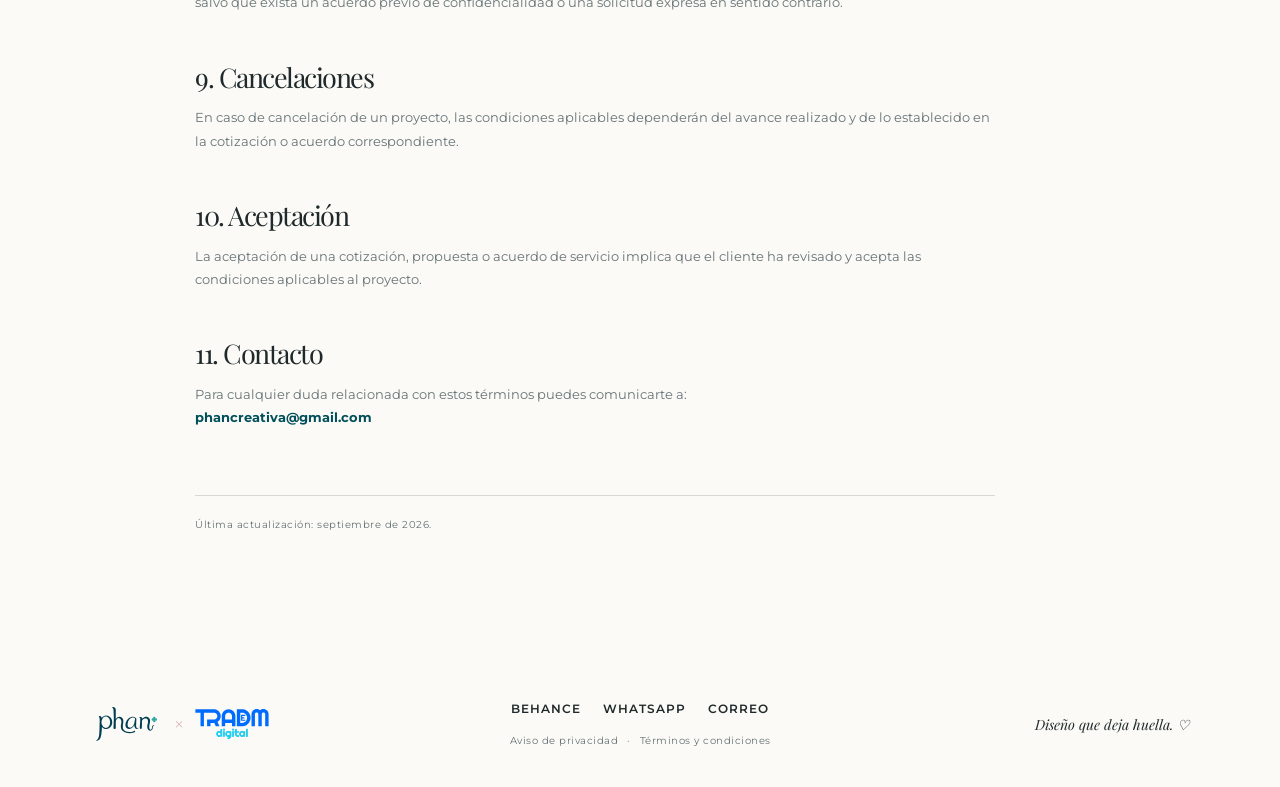
<file: terminos-condiciones.html>
<!DOCTYPE html>
<html lang="es">

<head>
  <meta charset="UTF-8">
  <meta name="viewport" content="width=device-width, initial-scale=1.0">

  <meta
    name="description"
    content="Términos y condiciones de Phan Creativa."
  >

  <title>Términos y condiciones — Phan Creativa</title>

  <link rel="preconnect" href="https://fonts.googleapis.com">
  <link rel="preconnect" href="https://fonts.gstatic.com" crossorigin>

  <link
    href="https://fonts.googleapis.com/css2?family=Montserrat:wght@400;500;600;700&family=Playfair+Display:ital,wght@0,400;0,500;0,600;1,400;1,500&display=swap"
    rel="stylesheet"
  >

  <link rel="stylesheet" href="css/style.css">
<link rel="stylesheet" href="https://cdnjs.cloudflare.com/ajax/libs/font-awesome/6.5.2/css/all.min.css">
</head>


<body id="top">


  <!-- ================= HEADER ================= -->

 <header class="site-header">

  <a href="index.html" class="brand logo-header" aria-label="Phan Creativa, inicio">
    <img src="images/phan-creativa-web.svg" alt="Phan Creativa">
  </a>

  <button class="menu-toggle" aria-label="Abrir menú" aria-expanded="false">
    <span></span>
    <span></span>
    <span></span>
  </button>

  <nav class="main-nav" aria-label="Navegación principal">
    <a href="index.html">Inicio</a>
    <a href="servicios.html">Servicios</a>
    <a href="planes.html">Planes</a>
    <a href="sobre-mi.html">Sobre mí</a>
    <a href="contacto.html" class="active">Contacto</a>
  </nav>

  <a href="contacto.html" class="button button-small">
    Trabajemos juntos <span>→</span>
  </a>

</header>



  <!-- ================= TÉRMINOS ================= -->

  <main class="legal-page">

    <div class="legal-header">

      <p class="eyebrow">
        PHAN CREATIVA
      </p>

      <h1>
        Términos y <em>condiciones.</em>
      </h1>

      <p>
        Estas condiciones establecen las bases para trabajar juntas
        de forma clara, ordenada y transparente.
      </p>

    </div>


    <div class="legal-content">


      <section>

        <h2>
          1. Alcance de los servicios
        </h2>

        <p>
          Phan Creativa ofrece servicios de diseño gráfico y digital,
          incluyendo identidad visual, diseño para redes, diseño editorial,
          diseño web y otros servicios que sean acordados con cada cliente.
        </p>

      </section>



      <section>

        <h2>
          2. Cotizaciones y contratación
        </h2>

        <p>
          Cada proyecto será cotizado de acuerdo con sus características,
          alcance, entregables y necesidades específicas. La contratación
          comenzará una vez que ambas partes hayan aceptado las condiciones
          del proyecto y se haya realizado el pago inicial correspondiente.
        </p>

      </section>



      <section>

        <h2>
          3. Pagos
        </h2>

        <p>
          Los porcentajes, fechas y formas de pago serán establecidos en la
          cotización o propuesta correspondiente a cada proyecto.
        </p>

        <p>
          El inicio del proyecto podrá estar condicionado a la recepción
          del anticipo acordado.
        </p>

      </section>



      <section>

        <h2>
          4. Propuestas y cambios
        </h2>

        <p>
          Cada servicio incluirá el número de propuestas, revisiones o cambios
          indicado en la cotización contratada.
        </p>

        <p>
          Los cambios adicionales al alcance contratado podrán generar un
          costo adicional, el cual será informado previamente al cliente.
        </p>

      </section>



      <section>

        <h2>
          5. Tiempos de entrega
        </h2>

        <p>
          Los tiempos estimados de entrega serán establecidos de acuerdo con
          el alcance del proyecto. Para cumplir con dichos tiempos será
          necesario que el cliente proporcione oportunamente la información,
          materiales y retroalimentación necesarios.
        </p>

      </section>



      <section>

        <h2>
          6. Entrega de archivos
        </h2>

        <p>
          Los archivos finales que serán entregados al cliente serán aquellos
          especificados en la cotización contratada.
        </p>

        <p>
          Los archivos editables o fuentes de trabajo solamente serán
          entregados cuando hayan sido incluidos expresamente en el servicio
          contratado.
        </p>

      </section>



      <section>

        <h2>
          7. Derechos de autor y uso
        </h2>

        <p>
          El uso de los diseños finales quedará sujeto a las condiciones
          establecidas para cada proyecto. Los archivos, propuestas y
          elementos de trabajo que no formen parte de la entrega final
          permanecerán bajo responsabilidad de Phan Creativa.
        </p>

      </section>



      <section>

        <h2>
          8. Portafolio
        </h2>

        <p>
          Phan Creativa podrá mostrar proyectos terminados en su portafolio,
          redes sociales, sitio web o materiales promocionales, salvo que
          exista un acuerdo previo de confidencialidad o una solicitud
          expresa en sentido contrario.
        </p>

      </section>



      <section>

        <h2>
          9. Cancelaciones
        </h2>

        <p>
          En caso de cancelación de un proyecto, las condiciones aplicables
          dependerán del avance realizado y de lo establecido en la
          cotización o acuerdo correspondiente.
        </p>

      </section>



      <section>

        <h2>
          10. Aceptación
        </h2>

        <p>
          La aceptación de una cotización, propuesta o acuerdo de servicio
          implica que el cliente ha revisado y acepta las condiciones
          aplicables al proyecto.
        </p>

      </section>



      <section>

        <h2>
          11. Contacto
        </h2>

        <p>
          Para cualquier duda relacionada con estos términos puedes
          comunicarte a:
        </p>

        <p>
          <strong>
            phancreativa@gmail.com
          </strong>
        </p>

      </section>



      <p class="legal-date">
        Última actualización: septiembre de 2026.
      </p>


    </div>

  </main>



  <!-- ================= FOOTER ================= -->

  <footer class="footer">

  <div class="brand-collab">

    <a href="index.html" class="collab-logo" aria-label="Phan Creativa">
      <img src="images/phan-creativa-web.svg" alt="Phan Creativa">
    </a>

    <span class="collab-x">×</span>

    <a
      href="https://www.trademdigital.com/"
      class="collab-logo"
      target="_blank"
      rel="noopener noreferrer"
      aria-label="Tradem Digital"
    >
      <img src="images/tradem-digital-web.svg" alt="Tradem Digital">
    </a>

  </div>

  <div class="footer-center">

    <div class="socials">

      <a
        href="https://www.behance.net/PhanCreativo"
        target="_blank"
        rel="noopener noreferrer"
      >
        Behance
      </a>

      <a
        href="https://wa.me/527472268287"
        target="_blank"
        rel="noopener noreferrer"
      >
        WhatsApp
      </a>

      <a href="mailto:phancreativa@gmail.com">
        Correo
      </a>

    </div>

    <div class="footer-legal">
      <a href="aviso-privacidad.html">
        Aviso de privacidad
      </a>

      <span>·</span>

      <a href="terminos-condiciones.html">
        Términos y condiciones
      </a>
    </div>

  </div>

  <p class="footer-copy">
    Diseño que deja huella. ♡
  </p>

</footer>

<a
  href="https://wa.me/527472268287"
  class="whatsapp-float"
  target="_blank"
  rel="noopener noreferrer"
  aria-label="Contactar por WhatsApp"
>
  <i class="fa-brands fa-whatsapp"></i>
</a>

<a
  href="#top"
  class="back-to-top"
  aria-label="Volver al inicio"
>
  ↑
</a>

<script src="js/script.js"></script>
<script src="js/contacto.js"></script>
</body>
</html>
</file>
<file: css/style.css>
:root {
  --teal: #004f5a;
  --teal-deep: #003f49;
  --mint: #35caca;
  --cream: #f7f5ee;
  --warm-white: #fbfaf6;
  --pink: #f3e6e4;
  --rose: #c58d91;
  --ink: #1f292b;
  --muted: #667276;
  --line: rgba(31, 41, 43, 0.16);

  --serif: "Playfair Display", Georgia, serif;
  --sans: "Montserrat", Arial, sans-serif;

  --radius: 22px;
  --max: 1180px;
}

* {
  box-sizing: border-box;
  margin: 0;
  padding: 0;
}

html {
  scroll-behavior: smooth;
}

body {
  background: var(--warm-white);
  color: var(--ink);
  font-family: var(--sans);
  line-height: 1.65;
  overflow-x: hidden;
}

a {
  color: inherit;
  text-decoration: none;
}

img {
  display: block;
  max-width: 100%;
}

.site-header {
  position: sticky;
  top: 0;
  z-index: 1000;
  min-height: 78px;
  padding: 12px clamp(24px, 5vw, 70px);
  display: flex;
  align-items: center;
  justify-content: space-between;
  gap: 30px;
  background: rgba(251, 250, 246, 0.94);
  backdrop-filter: blur(14px);
  border-bottom: 1px solid rgba(31, 41, 43, 0.08);
}



.brand {
  display: inline-flex;
  flex-direction: column;
  line-height: 0.85;
  flex-shrink: 0;
}

.logo-header {
  display: flex;
  align-items: center;
  flex-shrink: 0;
}

.logo-header img {
  display: block;
  width: 125px;
  height: auto;
  object-fit: contain;
}

.logo-header:hover {
  opacity: .9;
}

.brand-main {
  font-family: var(--serif);
  font-size: 34px;
  letter-spacing: -2px;
}

.brand-flower {
  color: var(--mint);
  font-size: 23px;
  margin-left: 2px;
}

.brand-sub {
  margin-top: 7px;
  color: var(--mint);
  font-family: var(--serif);
  font-size: 15px;
  letter-spacing: 4px;
  text-align: center;
}

.main-nav {
  display: flex;
  align-items: center;
  gap: clamp(20px, 3vw, 38px);
}

.main-nav a {
  position: relative;
  padding: 8px 0;
  font-size: 12px;
  font-weight: 600;
  letter-spacing: 1px;
  text-transform: uppercase;
}

.main-nav a::after {
  content: "";
  position: absolute;
  left: 0;
  bottom: 2px;
  width: 0;
  height: 1px;
  background: var(--teal);
  transition: width 0.25s ease;
}

.main-nav a:hover::after,
.main-nav a.active::after {
  width: 100%;
}

.button {
  display: inline-flex;
  align-items: center;
  justify-content: center;
  gap: 15px;
  min-height: 48px;
  padding: 12px 25px;
  border-radius: 999px;
  font-size: 11px;
  font-weight: 700;
  letter-spacing: 1.2px;
  text-transform: uppercase;
  transition: transform 0.25s ease, box-shadow 0.25s ease, background 0.25s ease;
}

.button:hover {
  transform: translateY(-2px);
}

.button-small {
  min-height: 42px;
  padding: 10px 20px;
  background: #3bc4cc;
  color: var(--teal-deep);
  transition: background .3s ease, transform .3s ease, box-shadow .3s ease;
}

.button-small:hover {
  background: #2fb4bd;
  transform: translateY(-3px);
  box-shadow: 0 8px 20px rgba(59, 196, 204, .25);
}

.button-small span {
  display: inline-block;
  transition: transform .3s ease;
}

.button-small:hover span {
  transform: translateX(5px);
}

.button-primary {
  background: var(--mint);
  color: var(--teal-deep);
}

.button-outline-light {
  border: 1px solid rgba(255,255,255,0.6);
  color: white;
}

.button-group {
  display: flex;
  flex-wrap: wrap;
  gap: 13px;
  margin-top: 30px;
}

.menu-toggle {
  display: none;
  border: 0;
  background: transparent;
  cursor: pointer;
}

.menu-toggle span {
  display: block;
  width: 25px;
  height: 2px;
  margin: 5px 0;
  background: var(--teal);
}

.section-dark {
  background: var(--teal);
  color: var(--cream);
}

.section-light {
  background: var(--warm-white);
}

.section-cream {
  background: var(--cream);
}

.section-pink {
  background: var(--pink);
}

.hero {
  position: relative;
  min-height: 590px;
  padding: 30px max(24px, 7vw);
  display: grid;
  grid-template-columns: 0.9fr 1.1fr;
  align-items: center;
  gap: clamp(30px, 5vw, 70px);
  overflow: hidden;
}
.hero-image img {
  width: 100%;
  height: auto;
  display: block;
}

.hero-content {
  position: relative;
  z-index: 2;
  max-width: 620px;
}

.eyebrow {
  margin-bottom: 17px;
  font-size: 9px;
  font-weight: 600;
  letter-spacing: 3px;
  line-height: 1.4;
}

.hero h1,
h2 {
  font-family: var(--serif);
  font-weight: 400;
  letter-spacing: -1.5px;
  line-height: 1.06;
}

.hero h1 {
  font-size: clamp(48px, 6vw, 78px);
}

h2 {
  font-size: clamp(36px, 4vw, 55px);
}

em {
  font-weight: 400;
}

.hero-text {
  max-width: 500px;
  margin-top: 24px;
  font-size: 15px;
  color: rgba(247,245,238,0.82);
}

.hero-image {
  position: relative;
  z-index: 1;
}

.image-placeholder {
  min-height: 470px;
  border-radius: 28px;
  display: flex;
  flex-direction: column;
  align-items: center;
  justify-content: center;
  background:
    linear-gradient(135deg, rgba(53,202,202,.12), rgba(255,255,255,.03)),
    rgba(255,255,255,.08);
  border: 1px solid rgba(255,255,255,.14);
  color: rgba(247,245,238,.8);
  text-align: center;
}

.image-placeholder span {
  font-family: var(--serif);
  font-size: 25px;
}

.image-placeholder small {
  margin-top: 7px;
  font-size: 9px;
  letter-spacing: 2px;
  opacity: .6;
  text-transform: uppercase;
}

.image-placeholder-soft {
  min-height: 420px;
  background: linear-gradient(135deg, #e7dfd4, #f3e6e4);
  border: 0;
  color: var(--teal);
}

.image-placeholder-dark {
  min-height: 390px;
  background: rgba(255,255,255,.07);
}

.hero-decoration {
  position: absolute;
  color: var(--mint);
  pointer-events: none;
}

.hero-flower {
  right: 45%;
  bottom: 8%;
  font-size: 90px;
  opacity: .45;
  transform: rotate(-12deg);
}

.hero-star {
  top: 17%;
  right: 5%;
  font-size: 45px;
  opacity: .5;
}

.about {
  max-width: var(--max);
  margin: auto;
  padding: clamp(90px, 10vw, 140px) 30px;
  display: grid;
  grid-template-columns: .9fr 1.1fr;
  gap: clamp(50px, 8vw, 110px);
  align-items: center;
}

.about-image {
  position: relative;
}

.floating-note {
  position: absolute;
  right: -30px;
  bottom: 35px;
  padding: 17px 23px;
  background: var(--pink);
  color: var(--teal);
  font-family: var(--serif);
  font-size: 19px;
  line-height: 1.25;
  transform: rotate(-4deg);
  box-shadow: 0 15px 35px rgba(0,0,0,.08);
}

.about-content p:not(.eyebrow) {
  max-width: 650px;
  margin-top: 22px;
  color: var(--muted);
  font-size: 14px;
}

.text-link {
  display: inline-flex;
  align-items: center;
  gap: 14px;
  margin-top: 30px;
  padding-bottom: 6px;
  border-bottom: 1px solid currentColor;
  font-size: 10px;
  font-weight: 700;
  letter-spacing: 1.2px;
  text-transform: uppercase;
}

.text-link span {
  font-size: 18px;
  line-height: 0;
}

.services,
.plans-preview {
  padding: clamp(80px, 9vw, 120px) max(24px, 6vw);
}

.section-heading {
  max-width: var(--max);
  margin: 0 auto 55px;
  display: flex;
  align-items: end;
  justify-content: space-between;
  gap: 30px;
}

.heading-description {
  max-width: 570px;
  margin-top: 18px;
  color: var(--muted);
  font-size: 13px;
}

.service-grid {
  max-width: var(--max);
  margin: auto;
  display: grid;
  grid-template-columns: repeat(4, 1fr);
  gap: 1px;
  background: var(--line);
  border: 1px solid var(--line);
}

.service-card {
  min-height: 310px;
  padding: 35px 27px;
  background: var(--cream);
  display: flex;
  flex-direction: column;
  text-decoration: none;
color: inherit;
  transition: transform .25s ease, background .25s ease;
}

.service-card:hover {
  transform: translateY(-5px);
  background: var(--warm-white);
}

.service-icon {
  width: 53px;
  height: 53px;
  margin-bottom: 30px;
  border-radius: 50%;
  display: grid;
  place-items: center;
  background: rgba(53,202,202,.15);
  color: var(--teal);
}

.service-icon i {
  font-family: "Font Awesome 6 Free";
  font-size: 17px;
  font-weight: 900;
}

.service-card h3,
.plan-mini h3 {
  font-family: var(--serif);
  font-size: 24px;
  font-weight: 400;
}

.service-card p {
  margin-top: 13px;
  color: var(--muted);
  font-size: 13px;
}

.service-card-arrow {
  margin-top: auto;
  padding-top: 25px;
  color: var(--teal);
  font-size: 22px;
  line-height: 1;
  transition: transform .25s ease;
}

.service-card:hover .service-card-arrow {
  transform: translateX(6px);
}

.work-image-frame {
  width: 100%;
  display: flex;
  align-items: center;
  justify-content: center;
  overflow: visible;
}

.work-image-frame img {
  width: 92%;
  height: auto;
  display: block;
  object-fit: contain;
  margin: 0 auto;
}

.work-preview {
  position: relative;
  max-width: 1400px;
  margin: 50px auto;
  padding: clamp(70px, 8vw, 110px) max(24px, 8vw);
  display: grid;
  grid-template-columns: 1fr 1fr;
  gap: clamp(45px, 8vw, 100px);
  align-items: center;
  overflow: hidden;
  background: var(--teal);
  color: var(--cream);
}

.work-image {
  min-width: 0;
  width: 100%;
}

.work-image-frame {
  width: 100%;
  height: 390px;
  display: flex;
  align-items: center;
  justify-content: center;
  overflow: visible;
  border: 0;
  border-radius: 0;
  background: transparent;
}

.work-image-frame img {
  width: 100%;
  height: 100%;
  display: block;
  object-fit: cover;
}

.work-content {
  position: relative;
  z-index: 2;
  max-width: 550px;
}

.work-content > p:not(.eyebrow) {
  margin-top: 20px;
  color: rgba(247,245,238,.78);
  font-size: 14px;
}

.work-content .button {
  margin-top: 32px;
}

.hand-note {
  position: absolute;
  right: 5%;
  bottom: 13%;
  font-family: var(--serif);
  font-style: italic;
  font-size: 17px;
  color: rgba(53,202,202,.75);
  transform: rotate(-7deg);
}

.plan-mini-grid {
  max-width: var(--max);
  margin: auto;
  display: grid;
  grid-template-columns: repeat(5, 1fr);
  gap: 18px;
}

.plan-mini {
  min-height: 205px;
  padding: 27px;
  background: rgba(255,255,255,.48);
  border: 1px solid rgba(0,79,90,.10);
  border-radius: 17px;
  transition: transform .25s ease;
}

.plan-mini:hover {
  transform: translateY(-6px) rotate(-1deg);
}


/* Detalles de los planes */
.plan-top {
  display: flex;
  align-items: center;
  gap: 14px;
  margin-bottom: 42px;
}

.plan-icon {
  color: #c99496;
  font-size: 24px;
  line-height: 1;
}

.plan-number {
  color: #c99496;
  font-size: 14px;
  font-weight: 600;
  letter-spacing: 0.18em;
}
.plan-mini h3 {
  margin-top: 0;
}

.plan-mini p {
  margin-top: 7px;
  color: var(--muted);
  font-size: 12px;
}

.cta {
  position: relative;
  padding: clamp(90px, 10vw, 130px) 24px;
  text-align: center;
  overflow: hidden;
}

.cta h2 {
  font-size: clamp(45px, 6vw, 75px);
}

.cta > p:not(.eyebrow) {
  max-width: 620px;
  margin: 22px auto 0;
  color: rgba(247,245,238,.75);
  font-size: 14px;
}

.cta .button {
  margin-top: 28px;
  background: #3bc4cc;
  transition: background .3s ease, transform .3s ease, box-shadow .3s ease;
}

.cta .button:hover {
  background: #2fb4bd;
  transform: translateY(-4px);
  box-shadow: 0 10px 25px rgba(59, 196, 204, .28);
}

.cta .button span {
  display: inline-block;
  transition: transform .35s ease;
}

.cta .button:hover span {
  transform: translateX(7px);
}
.cta-decoration {
  position: absolute;
  right: 12%;
  top: 25%;
  font-size: 85px;
  color: var(--mint);
  opacity: .35;
  transform: rotate(15deg);
}

.footer {
  min-height: 125px;
  padding: 35px max(24px, 7vw);
  display: grid;
  grid-template-columns: 1fr auto 1fr;
  align-items: center;
  gap: 30px;
  background: var(--warm-white);
}

.footer-brand {
  justify-self: start;
}

.footer .socials {
  display: flex;
  flex-wrap: wrap;
  justify-content: center;
  gap: 22px;
}

.footer .socials a {
  font-size: 12px;
  font-weight: 600;
  letter-spacing: 1px;
  text-transform: uppercase;
}

.footer > p {
  justify-self: end;
  font-family: var(--serif);
  font-style: italic;
  font-size: 14px;
}

.reveal {
  opacity: 0;
  transform: translateY(24px);
  transition: opacity .8s ease, transform .8s ease;
}

.reveal.visible {
  opacity: 1;
  transform: translateY(0);
}

@media (max-width: 900px) {
  .main-nav {
    gap: 18px;
  }

  .site-header > .button {
    display: none;
  }

  .hero,
  .about,
  .work-preview {
    grid-template-columns: 1fr;
  }

  .hero {
    min-height: auto;
  }

  .hero-image {
    max-width: 700px;
    width: 100%;
  }

  .service-grid,
  .plan-mini-grid {
    grid-template-columns: repeat(2, 1fr);
  }

  .footer {
    grid-template-columns: 1fr;
    text-align: center;
  }

  .footer-brand,
  .footer > p {
    justify-self: center;
  }
}

@media (max-width: 680px) {
  .site-header {
    min-height: 68px;
    padding: 10px 20px;
  }
  
  .logo-header img {
    width: 105px;
    height: auto;
  }
  
  .brand-main {
    font-size: 29px;
  }

  .brand-sub {
    font-size: 12px;
  }

  .menu-toggle {
    display: block;
    z-index: 1002;
  }

  .main-nav {
    position: fixed;
    inset: 68px 0 auto 0;
    padding: 25px 25px 35px;
    display: flex;
    flex-direction: column;
    align-items: flex-start;
    gap: 6px;
    background: var(--warm-white);
    border-bottom: 1px solid var(--line);
    transform: translateY(-120%);
    transition: transform .3s ease;
  }

  .main-nav.open {
    transform: translateY(0);
  }

  .main-nav a {
    width: 100%;
    padding: 13px 0;
  }

 .hero {
  padding: 55px 22px 50px;
  gap: 35px;
}

.hero h1 {
  font-size: clamp(43px, 13vw, 58px);
}

.hero-text {
  margin-top: 20px;
}

.hero-image {
  width: 100%;
  max-width: 430px;
  margin: 0 auto;
}

.hero-image img {
  width: 100%;
  height: auto;
  display: block;
}


  .about,
  .services,
  .plans-preview {
    padding: 75px 20px;
  }

  .section-heading {
    display: block;
    margin-bottom: 35px;
  }

  .section-heading > .text-link {
    margin-top: 20px;
  }

  .service-grid,
  .plan-mini-grid {
    grid-template-columns: 1fr;
  }

  .service-card {
    min-height: 260px;
  }

  .work-preview {
    padding: 70px 20px;
  }
  .work-image-frame {
    height: auto;
  }

  .work-image-frame img {
    width: 100%;
max-width: 100%;
    height: auto;
    object-fit: contain;
  }
  .hand-note {
    display: none;
  }

  .floating-note {
    right: 10px;
    bottom: 20px;
  }

  .footer {
    padding: 40px 20px;
  }
}
/* Botón volver al inicio */
.back-to-top {
  position: fixed;
  right: 24px;
  bottom: 94px;
  width: 52px;
  height: 52px;
  border-radius: 50%;
  display: flex;
  align-items: center;
  justify-content: center;
  background: #6ed6df;
  color: var(--teal-deep);
  font-size: 24px;
  font-weight: 600;
  text-decoration: none;
  box-shadow: 0 8px 24px rgba(0, 0, 0, 0.16);
  z-index: 9998;

  opacity: 0;
  visibility: hidden;
  pointer-events: none;

  transition: opacity 0.3s ease, visibility 0.3s ease, transform 0.25s ease;
}

.back-to-top.show {
  opacity: 1;
  visibility: visible;
  pointer-events: auto;
}

.back-to-top:hover {
  transform: translateY(-4px);
}
/* Botón flotante de WhatsApp */
.whatsapp-float {
  position: fixed;
  right: 24px;
  bottom: 24px;
  width: 60px;
  height: 60px;
  border-radius: 50%;
  background: #25D366;
  color: white;
  display: flex;
  align-items: center;
  justify-content: center;
  text-decoration: none;
  font-size: 30px;
  box-shadow: 0 8px 24px rgba(0, 0, 0, 0.18);
  z-index: 9999;
  transition: transform 0.2s ease;
}

.whatsapp-float:hover {
  transform: scale(1.08);
}
.footer-center {
  display: flex;
  flex-direction: column;
  align-items: center;
  gap: 14px;
}

.footer-legal {
  display: flex;
  align-items: center;
  justify-content: center;
  gap: 9px;
}

.footer-legal a,
.footer-legal span {
  font-size: 10px;
  letter-spacing: .5px;
  color: var(--muted);
}

.footer-legal a {
  transition: color .25s ease;
}

.footer-legal a:hover {
  color: var(--teal);
}

.footer-copy {
  justify-self: end;
  font-family: var(--serif);
  font-style: italic;
  font-size: 15px;
}

@media (max-width: 680px) {
  .footer-center {
    gap: 18px;
  }

  .footer-legal {
    flex-wrap: wrap;
  }

  .footer-copy {
    justify-self: center;
  }
}
/* ================= PÁGINAS LEGALES ================= */

.legal-page {
  max-width: 950px;
  margin: auto;
  padding: clamp(80px, 10vw, 130px) 30px;
}

.legal-header {
  max-width: 750px;
  margin-bottom: 75px;
}

.legal-header h1 {
  font-family: var(--serif);
  font-size: clamp(48px, 6vw, 72px);
  font-weight: 400;
  line-height: 1.05;
  letter-spacing: -1.5px;
}

.legal-header > p:not(.eyebrow) {
  max-width: 650px;
  margin-top: 25px;
  color: var(--muted);
  font-size: 14px;
}

.legal-content {
  max-width: 800px;
}

.legal-content section {
  margin-bottom: 48px;
}

.legal-content h2 {
  font-family: var(--serif);
  font-size: 27px;
  margin-bottom: 15px;
}

.legal-content p {
  color: var(--muted);
  font-size: 13px;
  line-height: 1.8;
}

.legal-content strong {
  color: var(--teal);
}

.legal-date {
  margin-top: 65px;
  padding-top: 20px;
  border-top: 1px solid var(--line);
  font-size: 10px !important;
  letter-spacing: .5px;
}

@media (max-width: 680px) {

  .legal-page {
    padding: 70px 22px;
  }

  .legal-header {
    margin-bottom: 55px;
  }

  .legal-content section {
    margin-bottom: 38px;
  }

  .legal-content h2 {
    font-size: 24px;
  }

  .legal-content p {
    font-size: 13px;
  }

}

/* ================= LOGOS PHAN + TRADEM ================= */

.brand-collab {
  display: flex;
  align-items: center;
  gap: 12px;
  justify-self: start;
}

.collab-logo {
  display: flex;
  align-items: center;
  transition: opacity .25s ease, transform .25s ease;
}

.collab-logo img {
  display: block;
  width: auto;
  height: 34px;
  max-width: 120px;
  object-fit: contain;
}

.collab-logo:hover {
  opacity: .78;
  transform: translateY(-2px);
}

.collab-x {
  color: var(--rose);
  font-family: var(--serif);
  font-size: 16px;
}

@media (max-width: 680px) {

  .brand-collab {
    justify-self: center;
  }

  .collab-logo img {
    height: 30px;
    max-width: 105px;
  }

}
/* ================= SERVICIOS ================= */

.services-hero {
  position: relative;
  min-height: 520px;
  padding: clamp(85px, 10vw, 125px) max(24px, 7vw);
  display: flex;
  align-items: center;
  overflow: hidden;
}
.services-hero-content {
  max-width: 820px;
  position: relative;
  z-index: 2;
}
.services-hero h1 {
  max-width: 850px;
  font-family: var(--serif);
  font-size: clamp(48px, 6.2vw, 78px);
  font-weight: 400;
  line-height: 1.04;
  letter-spacing: -2px;
}
.services-hero-content > p:not(.eyebrow) {
  max-width: 690px;
  margin-top: 25px;
  color: var(--muted);
  font-size: 15px;
  line-height: 1.75;
}
.services-hero-note {
  position: absolute;
  right: 9%;
  top: 50%;
  transform: translateY(-50%) rotate(-2deg);
  display: flex;
  align-items: center;
  gap: 18px;
  color: rgba(0,79,90,.38);
}
.services-hero-note span { font-size: 78px; line-height: 1; }
.services-hero-note p {
  margin: 0;
  padding-left: 18px;
  border-left: 1px solid rgba(0,79,90,.28);
  font-size: 10px;
  font-weight: 600;
  letter-spacing: 3px;
  line-height: 1.7;
  text-transform: uppercase;
}

.service-detail {
  max-width: 1120px;
  margin: 0 auto;
  padding: clamp(80px, 9vw, 120px) 30px;
  display: grid;
  grid-template-columns: minmax(0,1fr) minmax(0,1fr);
  align-items: center;
  gap: clamp(55px,8vw,110px);
  border-bottom: 1px solid var(--line);
}
.service-detail-light { background: var(--warm-white); }
.service-detail-soft { background: #f8f1ee; }
.service-detail-reverse .service-detail-image { order: 2; }
.service-detail-reverse .service-detail-content { order: 1; }

.service-image-placeholder {
  min-height: 470px;
  border-radius: 26px;
  display: flex;
  flex-direction: column;
  align-items: center;
  justify-content: center;
  padding: 30px;
  background: linear-gradient(145deg,rgba(53,202,202,.10),rgba(255,255,255,.12)),#eee9e2;
  border: 1px solid rgba(31,41,43,.10);
  text-align: center;
}
.service-image-placeholder span {
  font-family: var(--serif);
  font-size: 28px;
  color: var(--teal);
}
.service-image-placeholder small {
  margin-top: 8px;
  color: var(--muted);
  font-size: 9px;
  letter-spacing: 2px;
  text-transform: uppercase;
}
.service-detail-content { max-width: 500px; }
.service-detail-heading {
  display: flex;
  align-items: flex-start;
  gap: 20px;
}
.service-detail-icon {
  flex: 0 0 54px;
  width: 54px;
  height: 54px;
  border-radius: 50%;
  display: flex;
  align-items: center;
  justify-content: center;
  background: rgba(53,202,202,.13);
  color: var(--teal);
  font-size: 22px;
}
.service-number {
  display: block;
  margin-bottom: 7px;
  color: var(--rose);
  font-size: 10px;
  font-weight: 600;
  letter-spacing: 2px;
}
.service-detail h2 {
  margin: 0;
  font-size: clamp(34px,4vw,48px);
}
.service-intro {
  margin-top: 23px;
  color: var(--muted);
  font-size: 14px;
  line-height: 1.75;
}
.service-list {
  list-style: none;
  margin: 28px 0 0;
  padding: 0;
}
.service-list li {
  position: relative;
  padding-left: 25px;
  margin-bottom: 11px;
  color: var(--ink);
  font-size: 13px;
  line-height: 1.5;
}
.service-list li::before {
  content: "✤";
  position: absolute;
  left: 0;
  top: 0;
  color: var(--rose);
  font-size: 11px;
}
.service-button {
  margin-top: 28px;
  border: 1px solid var(--teal);
  color: var(--teal);
  background: transparent;
}
.service-button:hover { background: var(--teal); color: var(--cream); }

.service-partner-note {
  margin-top: 28px;
  padding: 17px 19px;
  display: flex;
  align-items: flex-start;
  gap: 13px;
  border-radius: 12px;
  background: rgba(53,202,202,.10);
}
.partner-note-icon {
  flex: 0 0 auto;
  color: #278c75;
  font-size: 23px;
  line-height: 1;
}
.service-partner-note p {
  margin: 0;
  color: var(--muted);
  font-size: 11px;
  line-height: 1.55;
}
.service-partner-note a {
  color: var(--teal);
  font-weight: 700;
  text-decoration: underline;
  text-underline-offset: 3px;
}
.service-partner-note strong { color: var(--teal); }

@media (max-width:900px) {
  .services-hero { min-height: 430px; }
  .services-hero-note { right:5%; opacity:.65; }
  .service-detail {
    grid-template-columns:1fr;
    gap:45px;
    padding:75px 30px;
  }
  .service-detail-reverse .service-detail-image,
  .service-detail-reverse .service-detail-content { order:initial; }
  .service-detail-image { max-width:700px; width:100%; }
  .service-detail-content { max-width:700px; }
}

@media (max-width:680px) {
  .services-hero { min-height:auto; padding:75px 22px 85px; }
  .services-hero h1 { font-size:clamp(42px,12vw,58px); letter-spacing:-1.2px; }
  .services-hero-content > p:not(.eyebrow) { font-size:14px; }
  .services-hero-note { display:none; }
  .service-detail { padding:65px 22px; gap:38px; }
  .service-image-placeholder { min-height:320px; border-radius:22px; }
  .service-detail-heading { gap:14px; }
  .service-detail-icon {
    flex-basis:46px; width:46px; height:46px; font-size:19px;
  }
  .service-detail h2 { font-size:34px; }
  .service-intro, .service-list li { font-size:13px; }
  .service-partner-note { padding:15px; }
}
.print-note {
  margin-top: 25px;
  padding: 16px 0 0;
  border-top: 1px solid var(--line);
  background: transparent;
  border-radius: 0;
  display: block;
}

.print-note p {
  margin: 0;
  color: var(--muted);
  font-size: 11px;
  font-style: italic;
  line-height: 1.5;
}

.print-note .partner-note-icon {
  display: none;
}
.service-partner-button {
  text-decoration: none;
  cursor: pointer;
  transition: transform .25s ease, background .25s ease;
}

.service-partner-button:hover {
  background: rgba(53,202,202,.18);
  transform: translateY(-2px);
}

.service-partner-button p {
  color: var(--muted);
}

.service-partner-button strong {
  color: var(--teal);
  text-decoration: underline;
  text-underline-offset: 3px;
}
.service-partner-button p strong:last-child {
  display: inline-block;
  margin-top: 3px;
  color: var(--teal);
  text-decoration: underline;
  text-underline-offset: 3px;
}
</file>
<file: css/contacto.css>
/* =========================================================
   CONTACTO — Phan Creativa
   ========================================================= */

.contact-hero {
  max-width: 1180px;
  margin: auto;
  padding: clamp(70px, 8vw, 105px) max(24px, 5vw) 95px;
  display: grid;
  grid-template-columns: minmax(300px, .72fr) minmax(500px, 1.28fr);
  gap: clamp(55px, 8vw, 110px);
  align-items: start;
  background: var(--warm-white);
}

.contact-intro {
  position: sticky;
  top: 120px;
  padding-top: 55px;
}

.contact-intro h1 {
  margin-top: 18px;
  font-family: var(--serif);
  font-size: clamp(55px, 6.2vw, 82px);
  font-weight: 400;
  line-height: .97;
  letter-spacing: -2px;
  color: var(--teal-deep);
}

.contact-intro h1 em {
  font-style: italic;
}

.contact-lead {
  max-width: 410px;
  margin-top: 28px;
  color: var(--muted);
  font-size: 14px;
  line-height: 1.75;
}

.contact-handwritten {
  margin-top: 95px;
  margin-left: 45px;
  width: 180px;
  text-align: center;
  transform: rotate(-5deg);
}

.contact-handwritten span {
  display: block;
  margin-bottom: 12px;
  color: var(--mint);
  font-size: 27px;
}

.contact-handwritten p {
  font-family: var(--serif);
  font-size: 20px;
  line-height: 1.28;
  color: var(--teal);
}

.contact-handwritten em {
  font-style: italic;
}


/* ================= FORM CARD ================= */

.contact-form-card {
  padding: 38px 38px 34px;
  background: #f7f1ee;
  border-radius: 22px;
  border: 1px solid rgba(31, 41, 43, .05);
}

.form-topline {
  display: flex;
  align-items: center;
  gap: 13px;
  margin-bottom: 38px;
  color: var(--muted);
  font-size: 9px;
  font-weight: 600;
  letter-spacing: .25em;
}

.form-topline i {
  flex: 1;
  height: 1px;
  background: var(--line);
}

.contact-form-card fieldset {
  margin: 0 0 39px;
  padding: 0;
  border: 0;
}

.form-section-heading {
  display: flex;
  align-items: center;
  gap: 20px;
  margin-bottom: 26px;
}

.form-number {
  display: flex;
  align-items: center;
  justify-content: center;
  width: 44px;
  height: 44px;
  flex: 0 0 44px;
  border-radius: 50%;
  background: rgba(53, 202, 202, .13);
  color: var(--teal);
  font-size: 12px;
  font-weight: 600;
}

.form-section-heading h2 {
  margin: 0;
  font-family: var(--serif);
  font-size: 26px;
  font-weight: 400;
  color: var(--teal-deep);
}

.field {
  margin-bottom: 20px;
}

.field-grid {
  display: grid;
  grid-template-columns: 1fr 1fr;
  gap: 24px;
}

.field label,
.stage-question > p {
  display: block;
  margin-bottom: 8px;
  color: var(--teal-deep);
  font-size: 11px;
  font-weight: 500;
}

.field label span,
.stage-question > p span {
  color: var(--rose);
}

.field input,
.field select,
.field textarea {
  width: 100%;
  box-sizing: border-box;
  border: 1px solid rgba(31, 41, 43, .18);
  border-radius: 6px;
  padding: 13px 14px;
  background: rgba(255,255,255,.30);
  color: var(--ink);
  font-family: var(--sans);
  font-size: 12px;
  outline: none;
  transition: border-color .25s ease, background .25s ease, box-shadow .25s ease;
}

.field input,
.field select {
  min-height: 46px;
}

.field textarea {
  resize: vertical;
  min-height: 125px;
  line-height: 1.6;
}

.field input::placeholder,
.field textarea::placeholder {
  color: #879497;
}

.field input:focus,
.field select:focus,
.field textarea:focus {
  border-color: rgba(0, 79, 90, .55);
  background: rgba(255,255,255,.58);
  box-shadow: 0 0 0 3px rgba(53, 202, 202, .08);
}

.field select {
  cursor: pointer;
}

.stage-question {
  margin-top: 24px;
}

.stage-options {
  display: grid;
  grid-template-columns: 1fr 1fr;
  gap: 11px 25px;
}

.stage-options label {
  display: flex;
  align-items: center;
  gap: 10px;
  cursor: pointer;
  color: var(--muted);
  font-size: 11px;
}

.stage-options input {
  appearance: none;
  width: 17px;
  height: 17px;
  margin: 0;
  border: 1px solid rgba(0, 79, 90, .45);
  border-radius: 50%;
  background: transparent;
  cursor: pointer;
  position: relative;
}

.stage-options input:checked {
  border-color: var(--teal);
}

.stage-options input:checked::after {
  content: "";
  position: absolute;
  inset: 4px;
  border-radius: 50%;
  background: var(--teal);
}

.contact-submit {
  width: 100%;
  min-height: 48px;
  padding: 13px 20px;
  border: 0;
  border-radius: 999px;
  background: var(--teal-deep);
  color: var(--cream);
  font-family: var(--sans);
  font-size: 10px;
  font-weight: 700;
  letter-spacing: .12em;
  text-transform: uppercase;
  cursor: pointer;
  transition: transform .25s ease, background .25s ease, box-shadow .25s ease;
}

.contact-submit:hover {
  background: var(--teal);
  transform: translateY(-3px);
  box-shadow: 0 9px 22px rgba(0, 63, 73, .16);
}

.contact-submit span {
  display: inline-block;
  margin-left: 9px;
  font-size: 15px;
  font-weight: 400;
  transition: transform .25s ease;
}

.contact-submit:hover span {
  transform: translateX(4px);
}

.form-note {
  margin-top: 12px;
  color: var(--muted);
  font-size: 9px;
  line-height: 1.55;
  text-align: center;
}


/* ================= WHATSAPP ================= */

.whatsapp-contact-box {
  display: grid;
  grid-template-columns: auto 1fr auto;
  align-items: center;
  gap: 16px;
  margin-top: 32px;
  padding: 17px 18px;
  border-radius: 12px;
  background: rgba(53, 202, 202, .10);
}

.whatsapp-contact-icon {
  display: flex;
  align-items: center;
  justify-content: center;
  width: 42px;
  height: 42px;
  color: #1fc866;
  font-size: 25px;
}

.whatsapp-contact-box h3 {
  margin: 0;
  color: var(--teal-deep);
  font-size: 12px;
  font-weight: 700;
}

.whatsapp-contact-box p {
  margin-top: 4px;
  color: var(--muted);
  font-size: 10px;
  line-height: 1.45;
}

.whatsapp-contact-link {
  display: inline-flex;
  align-items: center;
  gap: 10px;
  padding: 11px 15px;
  border: 1px solid var(--teal);
  border-radius: 999px;
  color: var(--teal);
  text-decoration: none;
  font-size: 9px;
  font-weight: 700;
  letter-spacing: .08em;
  text-transform: uppercase;
  white-space: nowrap;
  transition: background .25s ease, color .25s ease, transform .25s ease;
}

.whatsapp-contact-link:hover {
  background: var(--teal);
  color: var(--cream);
  transform: translateY(-2px);
}

.whatsapp-contact-link span {
  font-size: 14px;
}


/* ================= CTA ================= */

.contact-cta {
  padding: 100px 24px 110px;
  text-align: center;
}

.contact-cta h2 {
  margin-top: 18px;
  font-family: var(--serif);
  font-size: clamp(50px, 6vw, 76px);
  font-weight: 400;
  line-height: 1;
}

.contact-cta h2 em {
  font-style: italic;
}

.contact-cta > p:not(.eyebrow) {
  margin-top: 23px;
  color: rgba(247,245,238,.75);
  font-size: 14px;
  line-height: 1.6;
}


/* ================= RESPONSIVE ================= */

@media (max-width: 950px) {
  .contact-hero {
    grid-template-columns: 1fr;
    gap: 45px;
  }

  .contact-intro {
    position: static;
    padding-top: 0;
  }

  .contact-handwritten {
    margin-top: 45px;
    margin-left: 0;
  }

  .contact-form-card {
    max-width: 760px;
  }
}

@media (max-width: 680px) {
  .contact-hero {
    padding: 65px 22px 70px;
  }

  .contact-intro h1 {
    font-size: clamp(48px, 14vw, 65px);
    letter-spacing: -1px;
  }

  .contact-lead {
    font-size: 13px;
  }

  .contact-handwritten {
    display: none;
  }

  .contact-form-card {
    padding: 28px 20px 24px;
    border-radius: 18px;
  }

  .form-topline {
    margin-bottom: 30px;
    font-size: 8px;
  }

  .form-section-heading {
    gap: 14px;
    margin-bottom: 22px;
  }

  .form-number {
    width: 39px;
    height: 39px;
    flex-basis: 39px;
    font-size: 11px;
  }

  .form-section-heading h2 {
    font-size: 23px;
  }
.required-mark {
  color: var(--rose);
  font-family: var(--sans);
  font-size: 0.5em;
  vertical-align: super;
  margin-left: 2px;
}
  .field-grid {
    grid-template-columns: 1fr;
    gap: 0;
  }

  .stage-options {
    grid-template-columns: 1fr;
    gap: 12px;
  }

  .whatsapp-contact-box {
    grid-template-columns: auto 1fr;
  }

  .whatsapp-contact-link {
    grid-column: 2;
    justify-self: start;
  }

  .contact-cta {
    padding: 80px 22px 90px;
  }
}
#contact-form {
  scroll-margin-top: 90px;
}
</file>
<file: css/planes.css>
/* ================= PLANES — PHAN CREATIVA ================= */

.plans-intro {
  min-height: 520px;
  box-sizing: border-box;
  padding: clamp(85px, 10vw, 125px) max(30px, 7vw) 70px;
  background: var(--warm-white);
}
.plans-intro-inner{max-width:1040px;margin:auto;display:grid;grid-template-columns:minmax(0,1fr) 230px;align-items:end;gap:80px}
.plans-intro h1{margin-top:18px;max-width:720px;font-family:var(--serif);font-size:clamp(52px,7vw,82px);font-weight:400;line-height:.98;letter-spacing:-2px;color:var(--ink)}
.plans-intro h1 em{font-style:italic}.plans-lead{margin-top:28px;color:var(--muted);font-size:14px;line-height:1.7}
.plans-note{text-align:center;transform:rotate(-4deg)}.plans-note span{display:block;margin-bottom:10px;color:var(--mint);font-size:28px}.plans-note p{font-family:var(--serif);font-size:21px;line-height:1.25;color:var(--teal)}.plans-note em{font-style:italic}

.plans-list{max-width:1040px;margin:auto;padding:0 30px 30px}
.plan-detail{display:grid;grid-template-columns:120px minmax(170px,1.05fr) minmax(220px,1.15fr) minmax(215px,.9fr);gap:28px;align-items:start;padding:42px 7px;border-top:1px solid var(--line)}
.plan-detail:last-child{border-bottom:1px solid var(--line)}
.plan-marker{display:flex;flex-direction:column;align-items:flex-start;gap:23px}.plan-number{color:var(--rose);font-size:11px;font-weight:700;letter-spacing:.18em}
.plan-symbol{display:flex;align-items:center;justify-content:center;width:68px;height:68px;color:var(--rose);font-family:Georgia,serif;font-size:50px;line-height:1}
.leaf-symbol{color:var(--rose);font-size:45px}.flower-symbol{color:var(--rose);font-size:39px}
.plan-name{padding-top:26px}.plan-name h2{font-family:var(--serif);font-size:clamp(36px,4vw,50px);font-weight:400;line-height:1;color:var(--teal-deep)}
.plan-price{margin-top:13px;color:var(--ink);font-size:18px;font-weight:500;letter-spacing:.02em}
.intro-price{margin-top:7px;color:var(--rose);font-size:9px;font-weight:700;letter-spacing:.12em;text-transform:uppercase}
.plan-includes{padding:28px 0 0 30px;border-left:1px solid var(--line)}.plan-includes .eyebrow{margin-bottom:10px;color:var(--teal);font-size:9px}
.plan-includes ul{margin:0;padding:0;list-style:none}.plan-includes li{position:relative;padding-left:17px;margin-bottom:5px;color:var(--muted);font-size:12px;line-height:1.35}.plan-includes li::before{content:"+";position:absolute;left:0;top:-1px;color:var(--teal);font-weight:600}
.plan-action{padding:28px 0 0 30px;border-left:1px solid var(--line)}.plan-tagline{margin:0 0 18px;font-family:var(--serif);font-size:17px;line-height:1.3;color:var(--teal-deep)}
.plan-button{display:inline-flex;align-items:center;justify-content:space-between;gap:18px;min-width:205px;padding:12px 18px;border-radius:999px;background:var(--teal-deep);color:var(--cream);text-decoration:none;font-size:10px;font-weight:700;letter-spacing:.1em;text-transform:uppercase;transition:transform .25s ease,background .25s ease,box-shadow .25s ease}
.plan-button:hover{background:var(--teal);transform:translateY(-3px);box-shadow:0 9px 20px rgba(0,63,73,.16)}.plan-button span{font-size:15px;font-weight:400;transition:transform .25s ease}.plan-button:hover span{transform:translateX(4px)}
.plan-whatsapp{display:inline-flex;align-items:center;gap:8px;margin-top:15px;color:var(--teal);font-size:10px;font-weight:600;text-decoration:none;transition:opacity .25s ease,transform .25s ease}.plan-whatsapp i{font-size:18px}.plan-whatsapp:hover{opacity:.72;transform:translateX(2px)}

.plans-consultation{max-width:1040px;margin:58px auto 72px;padding:38px 45px;display:grid;grid-template-columns:1fr 240px;align-items:center;gap:50px;background:rgba(53,202,202,.10);border-radius:22px}
.consultation-copy h2{margin-top:11px;font-family:var(--serif);font-size:clamp(38px,4.5vw,55px);font-weight:400;line-height:1;color:var(--teal-deep)}.consultation-copy h2 em{font-style:italic}
.consultation-copy>p:not(.eyebrow){max-width:570px;margin-top:17px;color:var(--muted);font-size:13px;line-height:1.7}.consultation-copy .button{margin-top:22px}
.consultation-note{padding-left:38px;border-left:1px solid rgba(0,79,90,.2);text-align:center;transform:rotate(-3deg)}.consultation-note span{display:block;color:var(--mint);font-size:25px;margin-bottom:7px}.consultation-note p{font-family:var(--serif);font-size:20px;line-height:1.25;color:var(--teal)}.consultation-note em{font-style:italic}

@media(max-width:900px){
.plans-intro-inner{grid-template-columns:1fr;gap:20px}.plans-note{justify-self:start;padding-left:8px}
.plan-detail{grid-template-columns:82px 1fr 1fr}.plan-action{grid-column:2/-1;border-left:0;border-top:1px solid var(--line);padding:25px 0 0;margin-top:4px}.plan-includes{padding-left:22px}
}
@media(max-width:680px){
.plans-intro {
  min-height: auto;
  padding: 70px 22px 45px;
}.plans-intro-inner{gap:30px}.plans-intro h1{font-size:clamp(46px,14vw,64px);letter-spacing:-1.2px}.plans-lead{font-size:13px}.plans-note{display:none}
.plans-list{padding:0 22px 10px}.plan-detail{grid-template-columns:55px 1fr;gap:14px;padding:38px 0}.plan-marker{gap:17px}.plan-symbol{width:50px;height:50px;font-size:38px}.leaf-symbol{font-size:35px}.flower-symbol{font-size:32px}.plan-name{padding-top:19px}.plan-name h2{font-size:39px}.plan-price{font-size:17px}
.plan-includes{grid-column:2;padding:25px 0 0;border-left:0;border-top:1px solid var(--line)}.plan-action{grid-column:2;padding-top:23px;margin-top:0}.plan-tagline{font-size:16px}.plan-button{min-width:0;width:100%;max-width:290px}
.plans-consultation{margin:38px 22px 55px;padding:32px 25px;grid-template-columns:1fr;gap:28px}.consultation-note{padding:25px 0 0;border-left:0;border-top:1px solid rgba(0,79,90,.2)}
}
/* ================= CTA FINAL ================= */

.plans-cta {
  position: relative;
  padding: clamp(90px, 10vw, 125px) 24px;
  text-align: center;
  overflow: hidden;
  background: var(--teal-deep);
  color: var(--cream);
}

.plans-cta .eyebrow {
  color: var(--cream);
}

.plans-cta h2 {
  margin-top: 18px;
  font-family: var(--serif);
  font-size: clamp(50px, 6vw, 76px);
  font-weight: 400;
  line-height: 1;
  letter-spacing: -1.5px;
}

.plans-cta h2 em {
  font-style: italic;
}

.plans-cta > p:not(.eyebrow) {
  max-width: 620px;
  margin: 23px auto 0;
  color: rgba(247, 245, 238, .75);
  font-size: 14px;
  line-height: 1.6;
}

.plans-cta .button {
  margin-top: 28px;
  background: #3bc4cc;
  color: var(--teal-deep);
  transition:
    background .3s ease,
    transform .3s ease,
    box-shadow .3s ease;
}

.plans-cta .button:hover {
  background: #2fb4bd;
  transform: translateY(-4px);
  box-shadow: 0 10px 25px rgba(59, 196, 204, .28);
}

.plans-cta .button span {
  display: inline-block;
  transition: transform .35s ease;
}

.plans-cta .button:hover span {
  transform: translateX(7px);
}

.cta-flower {
  position: absolute;
  right: 12%;
  top: 50%;
  transform: translateY(-50%);
  color: rgba(53, 202, 202, .45);
  font-size: 58px;
  line-height: 1;
}

@media (max-width: 680px) {

  .plans-cta {
    padding: 80px 22px 90px;
  }

  .plans-cta h2 {
    font-size: clamp(45px, 13vw, 62px);
  }

  .plans-cta > p:not(.eyebrow) {
    font-size: 13px;
  }

  .cta-flower {
    right: 8%;
    top: 18%;
    font-size: 40px;
  }

}

/* =========================================================
   LOGO EXPRESS
========================================================= */

.logo-express {
  width: min(1180px, calc(100% - 20px));
  margin: 0 auto 70px;
  border-top: 1px solid rgba(18, 67, 73, 0.16);
  border-bottom: 1px solid rgba(18, 67, 73, 0.16);
}

.logo-express:has(.logo-express-toggle[aria-expanded="true"]) {
  background: #dff3f5;
  border-color: rgba(0, 79, 90, 0.20);
}

.logo-express-toggle[aria-expanded="true"] {
  background: var(--teal);
  border-color: var(--teal);
  color: var(--cream);
}


/* ---------- BLOQUE PRINCIPAL ---------- */

.logo-express-main {
  min-height: 175px;
  padding: 30px 8px;

  display: grid;
  grid-template-columns: 1fr auto auto;
  align-items: start;
  gap: 50px;
}

.logo-express-price,
.logo-express-toggle {
  align-self: center;
}

/* ---------- TEXTO ---------- */

.logo-express-copy .eyebrow {
  margin-bottom: 12px;
  color: var(--teal-deep);
}

.logo-express-copy h2 {
  margin: 0;
  font-family: var(--serif);
  font-size: clamp(28px, 3vw, 38px);
  line-height: 1.02;
  font-weight: 400;
  color: var(--teal-deep);
}

.logo-express-copy h2 em {
  font-style: italic;
}

.logo-express-description {
  max-width: 460px;
  margin-top: 13px;
  color: var(--muted);
  font-size: 13px;
  line-height: 1.7;
}


/* ---------- PRECIO ---------- */

.logo-express-price {
  display: grid;
  grid-template-columns: auto auto;
  grid-template-areas:
    "price currency"
    "intro intro";
  align-items: baseline;
  column-gap: 6px;
  row-gap: 4px;
  white-space: nowrap;
}

.logo-price {
  grid-area: price;
  font-family: var(--serif);
  font-size: 30px;
  color: var(--teal-deep);
  line-height: 1;
}

.logo-currency {
  grid-area: currency;
  font-size: 12px;
  color: var(--muted);
  letter-spacing: 0.04em;
}

.logo-express-price .intro-price {
  grid-area: intro;
  margin-top: 2px;
}
.logo-price-symbol {
  font-size: 0.72em;
  vertical-align: 0.08em;
}
/* ---------- BOTÓN + ---------- */

.logo-express-toggle {
  width: 48px;
  height: 48px;

  border: 1px solid var(--teal);
  border-radius: 50%;

  background: transparent;
  color: var(--teal-deep);

  display: grid;
  place-items: center;

  cursor: pointer;

  transition:
    background .25s ease,
    color .25s ease,
    transform .25s ease;
}

.logo-express-toggle:hover {
  background: var(--teal);
  color: white;
  transform: translateY(-2px);
}

.logo-express-plus {
  font-size: 25px;
  font-weight: 300;
  line-height: 1;

  transition: transform .3s ease;
}


/* ---------- DETALLES ---------- */

.logo-express-details {
 padding: 0 60px 34px;
  display: grid;
  grid-template-columns: 1fr auto;
  gap: 60px;
  align-items: end;

  animation: logoDetailsIn .3s ease;
}

.logo-express-details[hidden] {
  display: none;
}

@keyframes logoDetailsIn {
  from {
    opacity: 0;
    transform: translateY(-8px);
  }

  to {
    opacity: 1;
    transform: translateY(0);
  }
}


/* ---------- LISTA ---------- */

.logo-express-label {
  margin-bottom: 15px;

  font-size: 10px;
  font-weight: 700;
  letter-spacing: .28em;

  color: var(--teal-deep);
}

.logo-express-includes ul {
  margin: 0;
  padding: 0;

  list-style: none;

  display: grid;
  grid-template-columns: repeat(2, minmax(190px, 1fr));
  column-gap: 45px;
  row-gap: 9px;
}

.logo-express-includes li {
  display: flex;
  align-items: baseline;
  gap: 9px;

  font-size: 13px;
  line-height: 1.5;
  color: var(--muted);
}

.logo-express-includes li span {
  color: var(--teal);
  font-weight: 600;
}

.logo-express-includes strong {
  color: var(--teal-deep);
  font-weight: 500;
}


/* ---------- SERVICIOS ---------- */

.logo-express-more {
  min-width: 170px;
  padding-left: 35px;
  border-left: 1px solid rgba(18, 67, 73, 0.14);
}

.logo-express-more p {
  margin-bottom: 9px;

  font-family: var(--serif);
  font-size: 18px;
  line-height: 1.2;
  color: var(--teal-deep);
}

.logo-services-link {
  display: inline-flex;
  align-items: center;
  gap: 7px;

  color: var(--teal);
  text-decoration: none;

  font-size: 11px;
  font-weight: 700;
  letter-spacing: .08em;
  text-transform: uppercase;

  transition: gap .25s ease;
}

.logo-services-link:hover {
  gap: 12px;
}


/* =========================================================
   ACCESIBILIDAD
========================================================= */

.sr-only {
  position: absolute;
  width: 1px;
  height: 1px;
  padding: 0;
  margin: -1px;
  overflow: hidden;
  clip: rect(0, 0, 0, 0);
  white-space: nowrap;
  border: 0;
}


/* =========================================================
   MOBILE
========================================================= */

@media (max-width: 680px) {

  .logo-express {
    margin-bottom: 55px;
  }

  .logo-express-main {
    min-height: auto;
    padding: 28px 5px;

    grid-template-columns: 1fr auto;
    gap: 18px;
  }

  .logo-express-copy {
    grid-column: 1 / 2;
  }

  .logo-express-copy h2 {
    font-size: 30px;
  }

  .logo-express-description {
    max-width: 320px;
    font-size: 12px;
  }

  .logo-express-price {
    grid-column: 1 / 2;
    margin-top: 5px;
  }

  .logo-price {
    font-size: 27px;
  }

  .logo-express-toggle {
    grid-column: 2;
    grid-row: 1 / span 2;

    width: 44px;
    height: 44px;
  }

  .logo-express-details {
    padding: 0 5px 30px;

    grid-template-columns: 1fr;
    gap: 30px;
  }

  .logo-express-includes ul {
    grid-template-columns: 1fr;
    row-gap: 10px;
  }

  .logo-express-more {
    padding: 22px 0 0;
    border-left: 0;
    border-top: 1px solid rgba(18, 67, 73, 0.14);
  }

}
/* =========================================================
   SELECTOR DE VISTA DE PLANES
   ========================================================= */

.plans-view-switcher {
  width: min(1040px, calc(100% - 60px));
  margin: 0 auto;
  padding: 34px 0 38px;
}

.plans-view-buttons {
  display: grid;
  grid-template-columns: 1fr 1fr;
  border: 1px solid var(--line);
}

.plans-view-button {
  position: relative;
  min-height: 72px;
  padding: 16px 24px;
  display: flex;
  align-items: center;
  gap: 18px;
  border: 0;
  background: transparent;
  color: var(--teal);
  font-family: var(--sans);
  text-align: left;
  cursor: pointer;
  transition:
    background .25s ease,
    color .25s ease;
}

.plans-view-button + .plans-view-button {
  border-left: 1px solid var(--line);
}

.plans-view-number {
  font-size: 10px;
  letter-spacing: 2px;
  color: var(--rose);
}

.plans-view-label {
  font-size: 11px;
  font-weight: 700;
  letter-spacing: 1.8px;
  text-transform: uppercase;
}

.plans-view-button.is-active {
  background: var(--teal);
  color: var(--cream);
}

.plans-view-button.is-active .plans-view-number {
  color: var(--pink);
}

.plans-view-button:not(.is-active):hover {
  background: rgba(0, 79, 90, 0.04);
}
.plan-note {
  max-width: 330px;
  margin-top: 16px;
  color: var(--muted);
  font-size: 10.5px;
  line-height: 1.55;
  opacity: .9;
}

/* Responsive */

@media (max-width: 680px) {

  .plans-view-switcher {
    width: min(100% - 40px, 520px);
    padding: 28px 0 32px;
  }

  .plans-view-buttons {
    grid-template-columns: 1fr;
  }

  .plans-view-button {
    min-height: 64px;
    padding: 14px 18px;
  }

  .plans-view-button + .plans-view-button {
    border-left: 0;
    border-top: 1px solid var(--line);
  }

}
#plans-details {
  scroll-margin-top: 90px;
}

#plans-comparison {
  scroll-margin-top: 90px;
}

/* =========================================================
   COMPARATIVA DE PLANES
   ========================================================= */

.plans-comparison {
  display: none;
  max-width: 1180px;
  margin: 0 auto;
  padding: 90px 30px 80px;
}

.plans-comparison-heading {
  max-width: 620px;
  margin-bottom: 45px;
}

.plans-comparison-heading h2 {
  margin-top: 16px;
  font-family: var(--serif);
  font-size: clamp(44px, 5vw, 64px);
  font-weight: 400;
  line-height: 1;
  letter-spacing: -1px;
  color: var(--teal-deep);
}

.plans-comparison-heading h2 em {
  font-style: italic;
}

.plans-comparison-heading > p:not(.eyebrow) {
  max-width: 520px;
  margin-top: 20px;
  color: var(--muted);
  font-size: 13px;
  line-height: 1.7;
}


/* ---------- TABLA ---------- */

.comparison-table-wrap {
  width: 100%;
  overflow-x: auto;
  border-top: 1px solid var(--line);
  border-left: 1px solid var(--line);
}

.comparison-table {
  width: 100%;
  min-width: 900px;
  border-collapse: collapse;
  table-layout: fixed;
}

.comparison-table th,
.comparison-table td {
  padding: 17px 14px;
  border-right: 1px solid var(--line);
  border-bottom: 1px solid var(--line);
  text-align: center;
  vertical-align: middle;
}

.comparison-table th {
  background: var(--teal-deep);
  color: var(--cream);
  font-family: var(--sans);
  font-size: 10px;
  font-weight: 700;
  letter-spacing: .12em;
  text-transform: uppercase;
}

.comparison-table th:first-child {
  width: 25%;
  text-align: left;
}

.comparison-table td {
  color: var(--muted);
  font-size: 11px;
  line-height: 1.4;
}

.comparison-table td:first-child {
  color: var(--teal-deep);
  font-weight: 600;
  text-align: left;
}

.comparison-table tbody tr:hover td {
  background: rgba(53, 202, 202, .045);
}


/* ---------- SÍ / NO ---------- */

.comparison-table td:not(:first-child) {
  color: var(--muted);
}

.comparison-table td:not(:first-child):has(+ td) {
  font-size: 11px;
}


/* ---------- NOTA ---------- */

.comparison-note {
  max-width: 620px;
  margin-top: 18px;
  color: var(--muted);
  font-size: 10.5px;
  line-height: 1.55;
}


/* ---------- MOBILE ---------- */

@media (max-width: 680px) {

  .plans-comparison {
    padding: 65px 22px 60px;
  }

  .plans-comparison-heading {
    margin-bottom: 32px;
  }

  .plans-comparison-heading h2 {
    font-size: clamp(42px, 12vw, 58px);
  }

  .plans-comparison-heading > p:not(.eyebrow) {
    font-size: 12px;
  }

  .comparison-table {
    min-width: 850px;
  }

  .comparison-table th,
  .comparison-table td {
    padding: 14px 12px;
  }

}
/* =========================================================
   CARRUSEL DE PLANES
   ========================================================= */

.plans-carousel-section {
  max-width: 1180px;
  margin: 0 auto;
  padding: 115px 30px 100px;
}

.plans-carousel-heading {
  max-width: 760px;
  margin-bottom: 48px;
}

.plans-carousel-heading h2 {
  margin-top: 16px;
  font-family: var(--serif);
  font-size: clamp(48px, 6vw, 72px);
  font-weight: 400;
  line-height: .98;
  letter-spacing: -1.5px;
  color: var(--teal-deep);
}

.plans-carousel-heading h2 em {
  font-style: italic;
}

.plans-carousel-heading > p:last-child {
  max-width: 620px;
  margin-top: 22px;
  color: var(--muted);
  font-size: 13px;
  line-height: 1.7;
}


/* ================= CONTENEDOR ================= */

.plans-carousel {
  position: relative;
}

.plans-carousel-window {
  width: 100%;
  overflow: hidden;
}

.plans-carousel-track {
  display: flex;
  gap: 20px;
  transition: transform 0.45s ease;
  will-change: transform;
}

/* ================= TARJETAS ================= */

.plan-card {
  flex: 0 0 calc((100% - 40px) / 3);
  box-sizing: border-box;
  padding: 30px 28px 28px;

  /* Azul tenue */
  background: #DAEEE9;

  border: 1px solid rgba(0, 79, 90, .10);
  border-radius: 22px;

  display: flex;
  flex-direction: column;
  min-height: 780px;

  transition:
    transform .3s ease,
    border-color .3s ease,
    box-shadow .3s ease;
}

.plan-card:hover {
  transform: none;
  border-color: rgba(0, 79, 90, .18);
  box-shadow: 0 12px 28px rgba(0, 63, 73, .12);
}
 
/* ================= PARTE SUPERIOR ================= */

.plan-card-top {
  display: flex;
  align-items: center;
  justify-content: space-between;
  min-height: 68px;
}

.plan-card-number {
  color: var(--rose);
  font-size: 11px;
  font-weight: 700;
  letter-spacing: .18em;
}

.plan-card-symbol {
  display: flex;
  align-items: center;
  justify-content: center;

  color: var(--rose);
  font-family: Georgia, serif;
  font-size: 39px;
  line-height: 1;
}


/* ================= CONTENIDO ================= */

.plan-card-content {
  display: flex;
  flex-direction: column;
  flex: 1;
}

.plan-card-content h3 {
  margin-top: 25px;

  font-family: var(--serif);
  font-size: 39px;
  font-weight: 400;
  line-height: 1;

  color: var(--teal-deep);
}

.plan-card-price {
  margin-top: 16px;

  color: var(--teal-deep);
  font-size: 19px;
  font-weight: 500;
}

.plan-card-price span {
  font-size: 21px;
  color: var(--teal-deep);
}

.plan-card-intro-price {
  margin-top: 7px;

  color: var(--rose);
  font-size: 9px;
  font-weight: 700;
  letter-spacing: .12em;
  text-transform: uppercase;
}

.plan-card-tagline {
  min-height: 44px;
  margin-top: 25px;

  color: var(--teal-deep);
  font-family: var(--serif);
  font-size: 16px;
  line-height: 1.35;
}

.plan-card-divider {
  width: 100%;
  height: 1px;
  margin: 25px 0 22px;

  background: rgba(0, 79, 90, .15);
}

.plan-card-label {
  margin-bottom: 13px;

  color: var(--teal);
  font-size: 9px;
  font-weight: 700;
  letter-spacing: .25em;
}

.plan-card-includes {
  margin: 0;
  padding: 0;
  list-style: none;
}

.plan-card-includes li {
  position: relative;
  padding-left: 17px;
  margin-bottom: 8px;

  color: var(--muted);
  font-size: 11px;
  line-height: 1.45;
}

.plan-card-includes li::before {
  content: "+";
  position: absolute;
  left: 0;
  top: -1px;

  color: var(--teal);
  font-weight: 600;
}


/* ================= BOTONES ================= */

.plan-card-button {
  display: flex;
  align-items: center;
  justify-content: space-between;
  gap: 15px;

  /* Esto mantiene los botones alineados */
  margin-top: auto;

  padding: 13px 17px;

  border-radius: 999px;

  background: var(--teal-deep);
  color: var(--cream);

  text-decoration: none;
  font-size: 9px;
  font-weight: 700;
  letter-spacing: .10em;
  text-transform: uppercase;

  transition:
    background .25s ease,
    transform .25s ease,
    box-shadow .25s ease;
}

.plan-card-button:hover {
  background: var(--teal);
  color: var(--cream);
  transform: translateY(-2px);
  box-shadow: 0 8px 18px rgba(0, 63, 73, .14);
}

.plan-card-button span:last-child {
  font-size: 15px;
  font-weight: 400;
}

.plan-card-whatsapp {
  display: inline-flex;
  align-items: center;
  gap: 8px;

  margin-top: 14px;

  color: var(--teal);
  font-size: 10px;
  font-weight: 600;
  text-decoration: none;

  transition:
    opacity .25s ease,
    transform .25s ease;
}

.plan-card-whatsapp i {
  font-size: 17px;
}

.plan-card-whatsapp:hover {
  opacity: .72;
  transform: translateX(2px);
}


/* ================= FLECHAS ================= */

.plans-carousel-arrow {
  position: absolute;
  top: -58px;

  display: flex;
  align-items: center;
  justify-content: center;

  width: 42px;
  height: 42px;

  border: 1px solid rgba(31, 41, 43, .14);
  border-radius: 50%;

  background: var(--warm-white);
  color: var(--teal);

  font-size: 18px;
  cursor: pointer;

  transition:
    background .25s ease,
    color .25s ease,
    transform .25s ease;
}

.plans-carousel-arrow:hover {
  background: var(--teal);
  color: var(--cream);
  transform: translateY(-2px);
}

.plans-carousel-prev {
  right: 55px;
}

.plans-carousel-next {
  right: 0;
}


/* ================= PUNTOS ================= */

.plans-carousel-dots {
  display: flex;
  justify-content: center;
  gap: 8px;
  margin-top: 28px;
}

.plans-carousel-dots button {
  width: 7px;
  height: 7px;
  padding: 0;

  border: 0;
  border-radius: 50%;

  background: rgba(0, 79, 90, .18);
  cursor: pointer;

  transition:
    width .25s ease,
    background .25s ease;
}

.plans-carousel-dots button:first-child {
  width: 22px;
  border-radius: 999px;
  background: var(--teal);
}


/* =========================================================
   RESPONSIVE
   ========================================================= */

@media (max-width: 950px) {

  .plans-carousel-section {
    padding: 75px 24px 85px;
  }

  .plan-card {
    flex-basis: calc((100% - 20px) / 2);
  }

}


@media (max-width: 680px) {

  .plans-carousel-section {
    padding: 65px 20px 75px;
  }

  .plans-carousel-heading {
    margin-bottom: 38px;
  }

  .plans-carousel-heading h2 {
    font-size: clamp(45px, 13vw, 62px);
    letter-spacing: -1px;
  }

  .plans-carousel-heading > p:last-child {
    font-size: 12px;
  }

  .plans-carousel-track {
  gap: 14px;
}

  .plan-card {
    flex: 0 0 100%;
    padding: 27px 24px 25px;
    border-radius: 19px;
  }
.plan-card-content {
  display: flex;
  flex-direction: column;
  flex: 1;
}
  .plan-card-content h3 {
    font-size: 38px;
  }

  .plans-carousel-arrow {
    position: static;
    display: inline-flex;
    margin-top: 22px;
  }

  .plans-carousel-prev {
    margin-right: 8px;
  }

  .plans-carousel-dots {
    display: none;
  }

}
</file>
